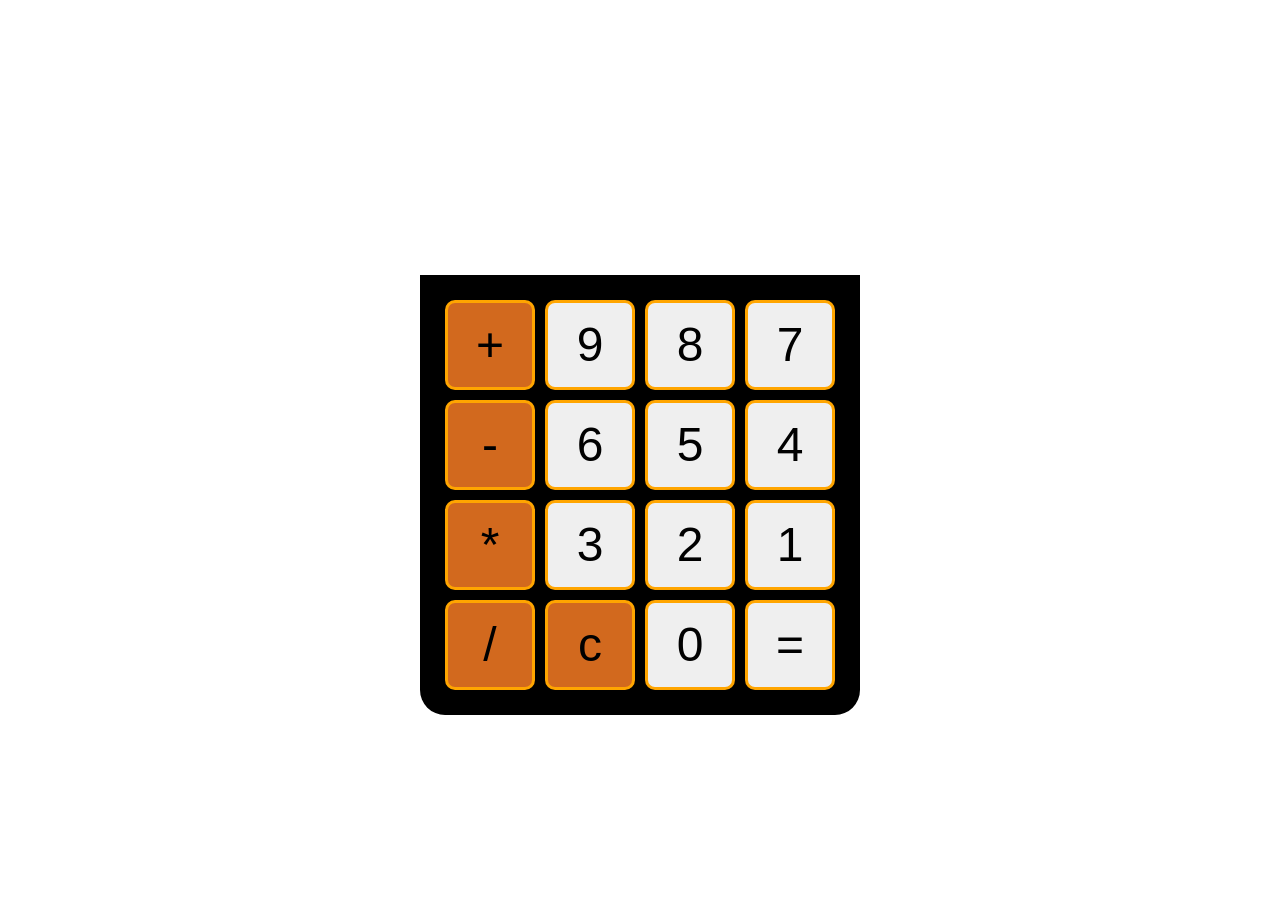
<file: calculator/index.html>
<!DOCTYPE html>
<html lang="en">
<head>
    <meta charset="UTF-8">
    <meta name="viewport" content="width=device-width, initial-scale=1.0">
    <title>Calculator</title>
    <link rel="stylesheet" href="index.css">
    <script src="index.js"></script>
</head>
<body>
    <div class="calculator">
        <input type="text" id="display" readonly>

        <div class="key">
            <button onclick="appendToDisplay('+')" class="operator">+</button>
            <button onclick="appendToDisplay('9')">9</button>
            <button onclick="appendToDisplay('8')">8</button>
            <button onclick="appendToDisplay('7')">7</button>
            <button onclick="appendToDisplay('-')" class="operator">-</button>
            <button onclick="appendToDisplay('6')">6</button>
            <button onclick="appendToDisplay('5')">5</button>
            <button onclick="appendToDisplay('4')">4</button>
            <button onclick="appendToDisplay('*')" class="operator">*</button>
            <button onclick="appendToDisplay('3')">3</button>
            <button onclick="appendToDisplay('2')">2</button>
            <button onclick="appendToDisplay('1')">1</button>
            <button onclick="appendToDisplay('/')" class="operator">/</button>
            <button onclick="clearDisplay()" class="operator">c</button>
            <button onclick="appendToDisplay('0')">0</button>
            <button onclick="Calculate()">=</button>
        </div>
    </div>
</body>
</html>
</file>
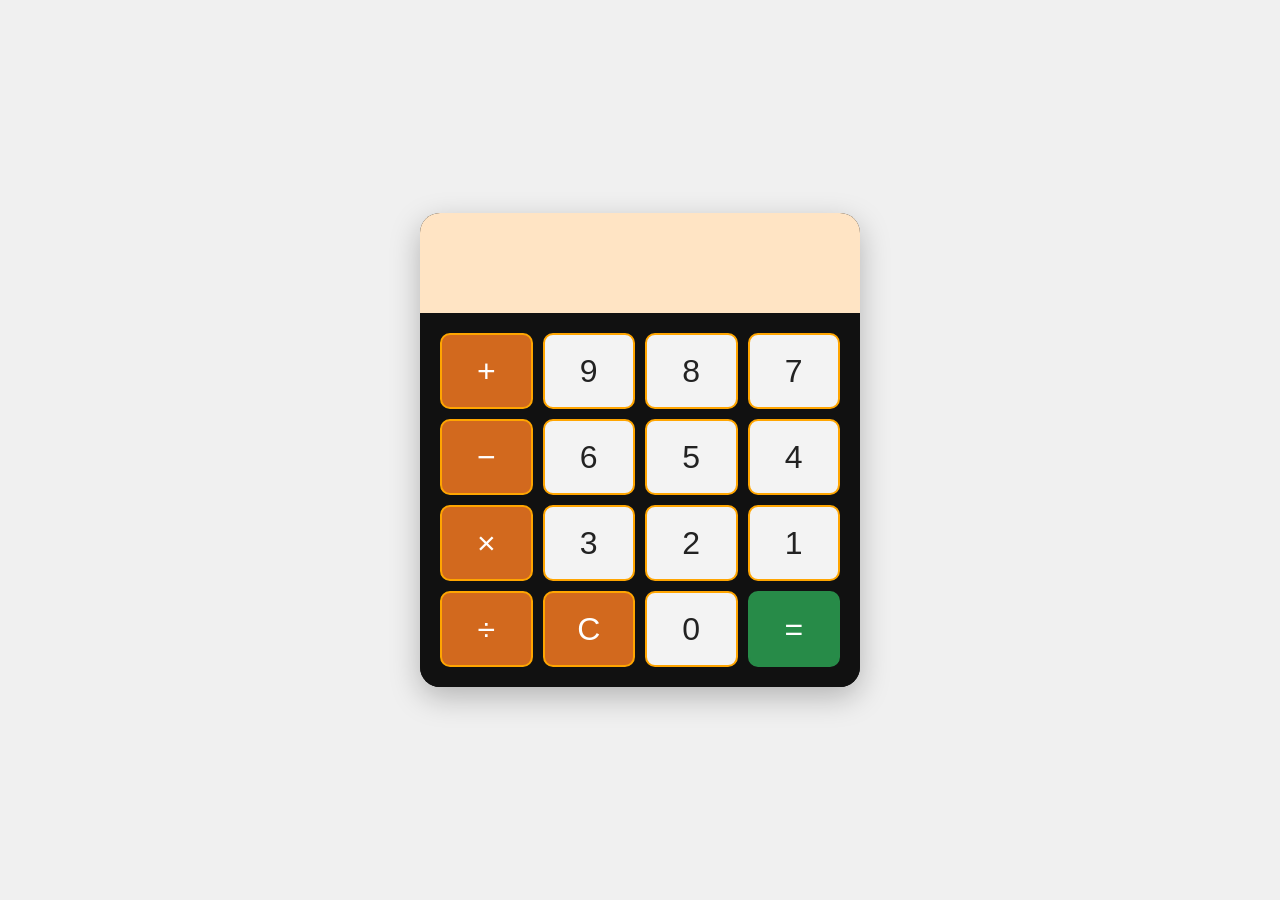
<file: Calculator_/index.html>
<!DOCTYPE html>
<html lang="en">
<head>
    <meta charset="UTF-8">
    <meta name="viewport" content="width=device-width, initial-scale=1.0">
    <title>Calculator</title>
    <link rel="stylesheet" href="index.css">
    <script src="index.js" defer></script>
</head>
<body>
    <main class="calculator">
        <input type="text" id="display" class="display" aria-label="Calculator display" readonly>

        <div class="key">
            <button type="button" onclick="appendToDisplay('+')" class="operator">+</button>
            <button type="button" onclick="appendToDisplay('9')">9</button>
            <button type="button" onclick="appendToDisplay('8')">8</button>
            <button type="button" onclick="appendToDisplay('7')">7</button>

            <button type="button" onclick="appendToDisplay('-')" class="operator">−</button>
            <button type="button" onclick="appendToDisplay('6')">6</button>
            <button type="button" onclick="appendToDisplay('5')">5</button>
            <button type="button" onclick="appendToDisplay('4')">4</button>

            <button type="button" onclick="appendToDisplay('*')" class="operator">×</button>
            <button type="button" onclick="appendToDisplay('3')">3</button>
            <button type="button" onclick="appendToDisplay('2')">2</button>
            <button type="button" onclick="appendToDisplay('1')">1</button>

            <button type="button" onclick="appendToDisplay('/')" class="operator">÷</button>
            <button type="button" onclick="clearDisplay()" class="operator">C</button>
            <button type="button" onclick="appendToDisplay('0')">0</button>
            <button type="button" onclick="calculate()" class="equals">=</button>
        </div>
    </main>
</body>
</html>
</file>
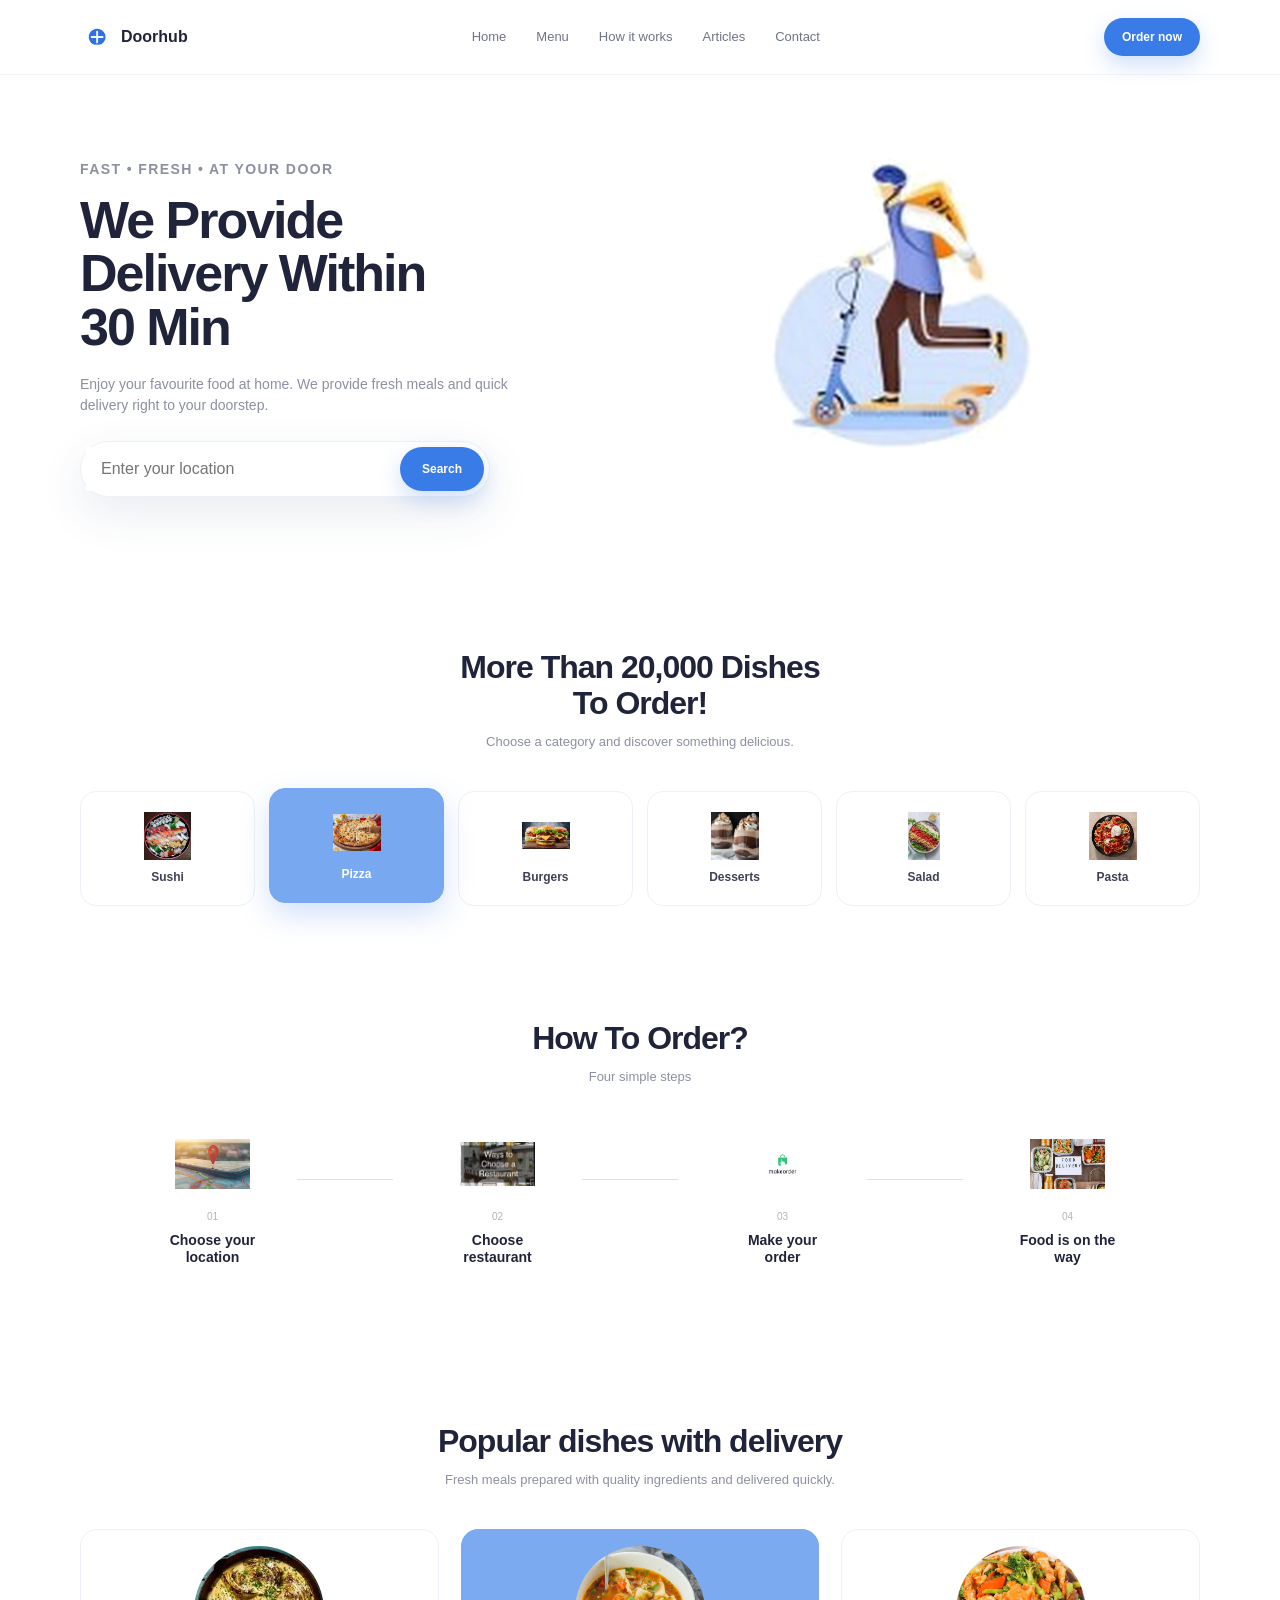
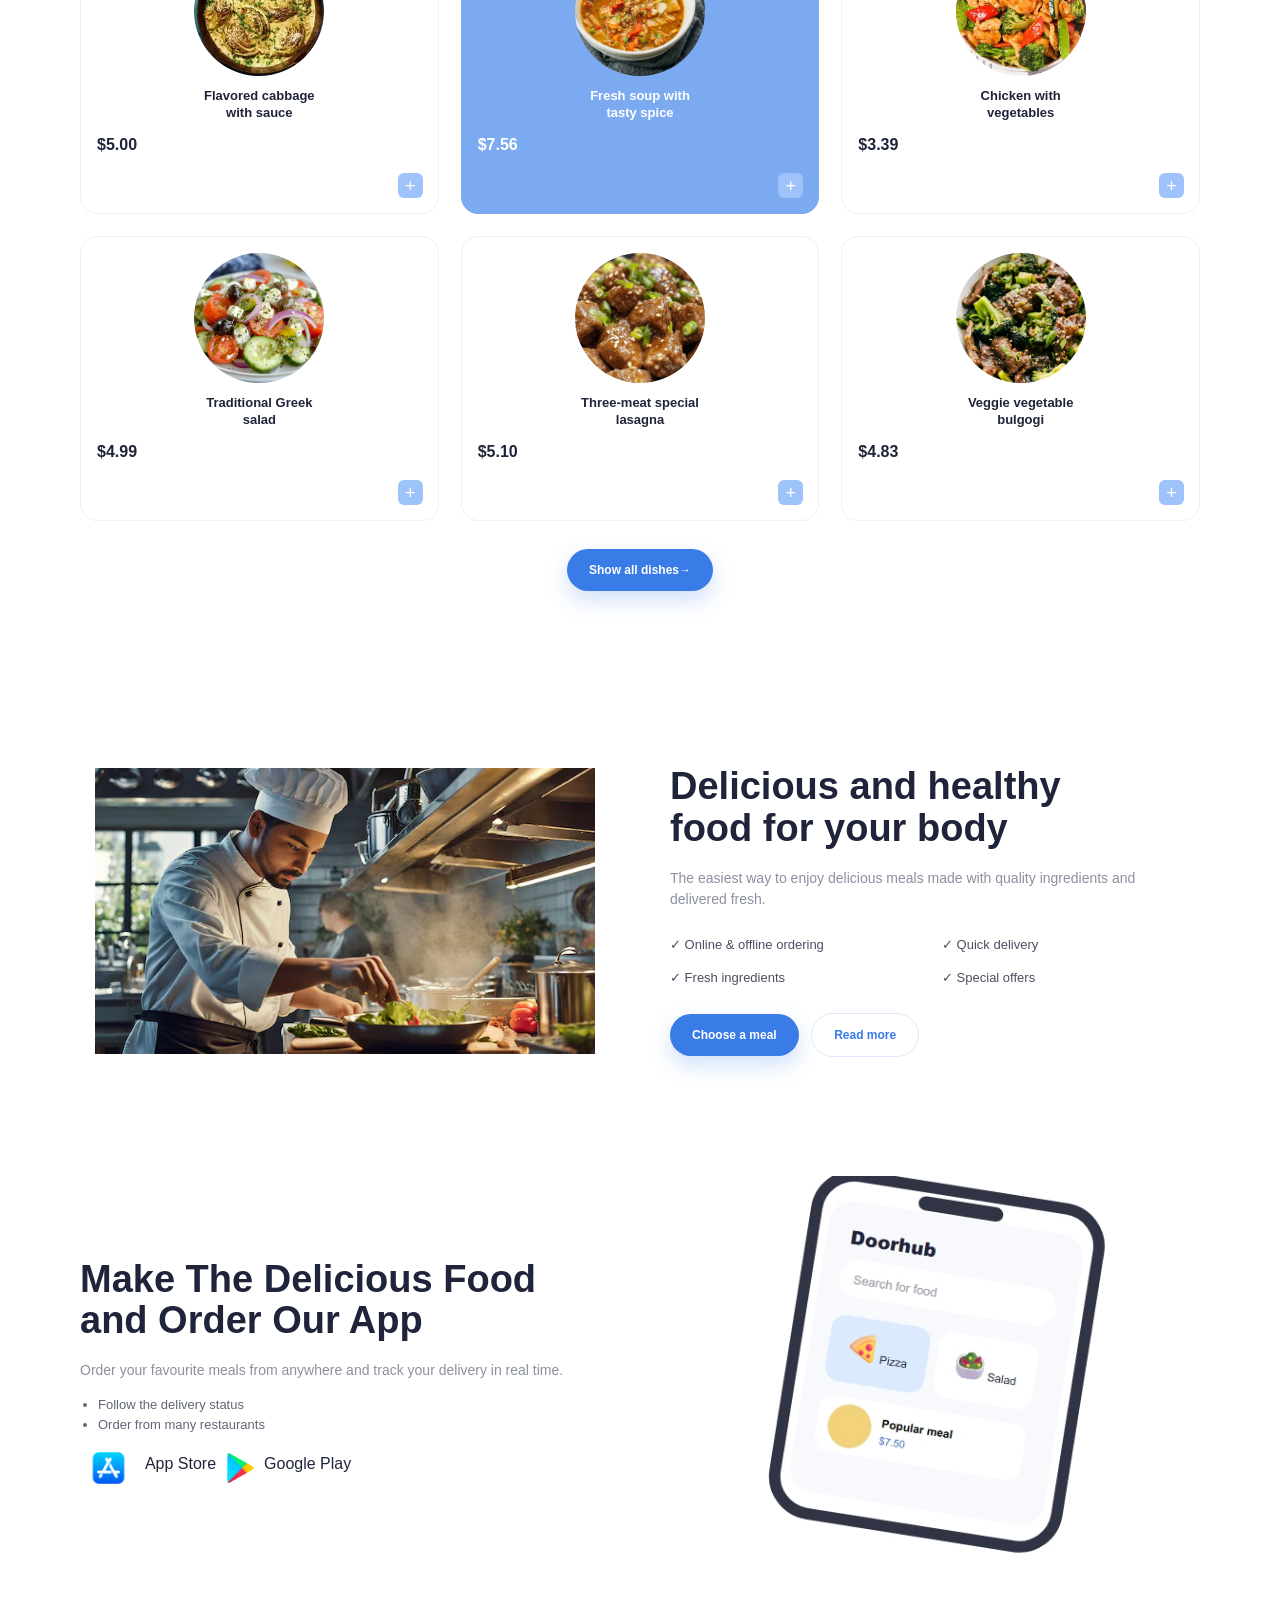
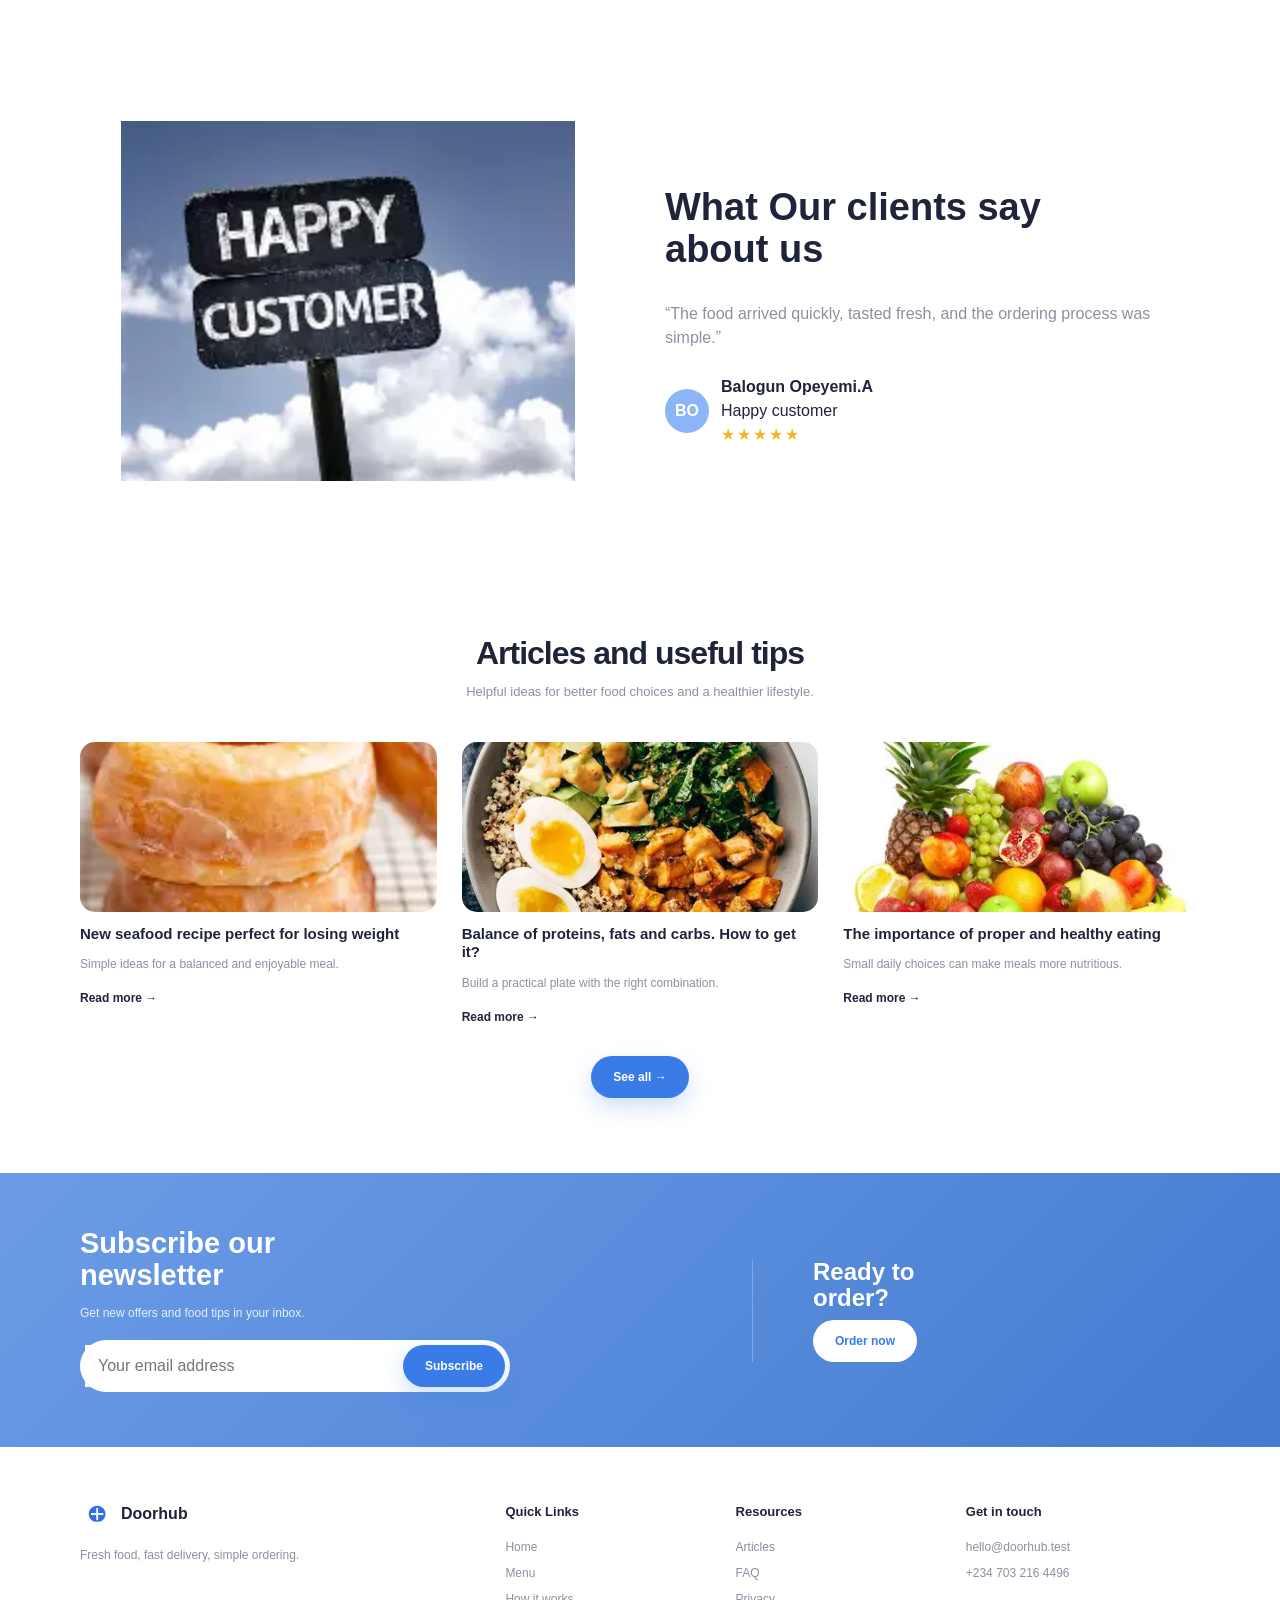
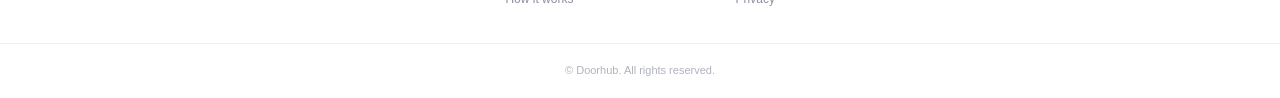
<file: proj/index.html>
<!DOCTYPE html>
<html lang="en">
<head>
  <meta charset="UTF-8">
  <meta name="viewport" content="width=device-width, initial-scale=1.0">
  <meta name="description" content="Doorhub food delivery landing page recreated from a reference design.">
  <title>12Doorhub — Food Delivery</title>
  <link rel="stylesheet" href="style.css">
  <script src="script.js" crossorigin="anonymous"></script>
</head>
<body>
  <header class="header">
    <div class="container nav">
      <a class="brand" href="#home" aria-label="Doorhub home">
        <img src="/image/logo.jpeg" alt="Doorhub logo">
        <span>Doorhub</span>
      </a>

      <button class="menu-toggle" id="menuToggle" aria-label="Open menu">☰</button>

      <nav class="nav-links" id="navLinks">
        <a href="#home">Home</a>
        <a href="#categories">Menu</a>
        <a href="#how">How it works</a>
        <a href="#articles">Articles</a>
        <a href="#contact">Contact</a>
      </nav>

      <a class="btn btn-small" href="#dishes">Order now</a>
    </div>
  </header>

  <main>
    <section class="hero container" id="home">
      <div class="hero-copy">
        <p class="eyebrow">FAST • FRESH • AT YOUR DOOR</p>
        <h1>We Provide<br>Delivery Within<br>30 Min</h1>
        <p>Enjoy your favourite food at home. We provide fresh meals and quick delivery right to your doorstep.</p>
        <form class="search-box" id="searchForm">
          <input id="locationInput" type="text" placeholder="Enter your location" aria-label="Location">
          <button class="btn" type="submit">Search</button>
        </form>
        <small id="searchMessage" class="form-message"></small>
      </div>
      <div class="hero-art">
        <img src="/image/delivery-rider-front-transparent.png" alt="Food delivery rider on a scooter">
      </div>
    </section>

    <section class="section" id="categories">
      <div class="container">
        <div class="section-heading">
          <h2>More Than 20,000 Dishes<br>To Order!</h2>
          <p>Choose a category and discover something delicious.</p>
        </div>

        <div class="categories">
          <button class="category" data-category="sushi"><img src="/image/Sushi.webp" alt="">Sushi</button>
          <button class="category active" data-category="pizza"><img src="/image/Pizza.webp" alt="">Pizza</button>
          <button class="category" data-category="burgers"><img src="/image/Burgers.webp" alt="">Burgers</button>
          <button class="category" data-category="desserts"><img src="/image/Desserts.webp" alt="">Desserts</button>
          <button class="category" data-category="salad"><img src="/image/Salad11.webp" alt="">Salad</button>
          <button class="category" data-category="pasta"><img src="/image/Pasta.webp" alt="">Pasta</button>
        </div>
      </div>
    </section>

    <section class="section how" id="how">
      <div class="container">
        <div class="section-heading">
          <h2>How To Order?</h2>
          <p>Four simple steps</p>
        </div>
        <div class="steps">
          <div class="step"><img src="/image/Choose your.webp" alt=""><span>01</span><h3>Choose your<br>location</h3></div>
          <div class="step"><img src="/image/Choose11.webp" alt=""><span>02</span><h3>Choose<br>restaurant</h3></div>
          <div class="step"><img src="/image/Make your.webp" alt=""><span>03</span><h3>Make your<br>order</h3></div>
          <div class="step"><img src="/image/Food is on the.webp" alt=""><span>04</span><h3>Food is on the<br>way</h3></div>
        </div>
      </div>
    </section>

    <section class="section dishes" id="dishes">
      <div class="container">
        <div class="section-heading">
          <h2>Popular dishes with delivery</h2>
          <p>Fresh meals prepared with quality ingredients and delivered quickly.</p>
        </div>

        <div class="dish-grid" id="dishGrid">
          <article class="dish-card" data-category="sushi">
            <img src="/image/Flavor cabbage with sauce.webp" alt="Flavored cabbage with sauce">
            <h3>Flavored cabbage<br>with sauce</h3><p class="price">$5.00</p>
            <button class="add" data-item="Flavored cabbage with sauce">+</button>
          </article>
          <article class="dish-card featured" data-category="pizza">
            <img src="/image/Fresh soup with.jpg" alt="Fresh salad bowl">
            <h3>Fresh soup with<br>tasty spice</h3><p class="price">$7.56</p>
            <button class="add" data-item="Fresh soup with tasty spice">+</button>
          </article>
          <article class="dish-card" data-category="burgers">
            <img src="/image/Chicken with.webp" alt="Chicken with vegetables">
            <h3>Chicken with<br>vegetables</h3><p class="price">$3.39</p>
            <button class="add" data-item="Chicken with vegetables">+</button>
          </article>
          <article class="dish-card" data-category="salad">
            <img src="/image/Traditional Greek.jpg" alt="Traditional Greek salad">
            <h3>Traditional Greek<br>salad</h3><p class="price">$4.99</p>
            <button class="add" data-item="Traditional Greek salad">+</button>
          </article>
          <article class="dish-card" data-category="pasta">
            <img src="/image/Sweet-meat special.webp" alt="Three-meat special lasagna">
            <h3>Three-meat special<br>lasagna</h3><p class="price">$5.10</p>
            <button class="add" data-item="Three-meat special lasagna">+</button>
          </article>
          <article class="dish-card" data-category="desserts">
            <img src="/image/Veggie vegetable1.jpg" alt="Veggie vegetable bulgogi">
            <h3>Veggie vegetable<br>bulgogi</h3><p class="price">$4.83</p>
            <button class="add" data-item="Veggie vegetable bulgogi">+</button>
          </article>
        </div>
        <p class="center"><button class="btn" id="showAll">Show all dishes <span>→</span></button></p>
      </div>
    </section>

    <section class="split-section container">
      <div class="split-art"><img src="/image/Chef preparing food.avif" alt="Chef preparing food"></div>
      <div class="split-copy">
        <h2>Delicious and healthy<br>food for your body</h2>
        <p>The easiest way to enjoy delicious meals made with quality ingredients and delivered fresh.</p>
        <div class="checks">
          <span>✓ Online & offline ordering</span><span>✓ Quick delivery</span>
          <span>✓ Fresh ingredients</span><span>✓ Special offers</span>
        </div>
        <a class="btn" href="#dishes">Choose a meal</a>
        <a class="btn btn-outline" href="#articles">Read more</a>
      </div>
    </section>

    <section class="split-section app-section container">
      <div class="split-copy">
        <h2>Make The Delicious Food<br>and Order Our App</h2>
        <p>Order your favourite meals from anywhere and track your delivery in real time.</p>
        <ul>
          <li>Follow the delivery status</li>
          <li>Order from many restaurants</li>
        </ul>
        <div class="stores">
          <img src="/image/App Store.png" alt="App Store">App Store
          <img src="/image/Google Play.png" alt="Google Play">Google Play
        </div>
      </div>
      <div class="phone-art"><img src="/image/phone.jpeg" alt="Doorhub mobile app"></div>
    </section>

    <section class="testimonial container">
      <div class="testimonial-art"><img src="/image/Happy Doorhub customer.webp" alt="Happy Doorhub customer"></div>
      <div class="testimonial-copy">
        <h2>What Our clients say<br>about us</h2>
        <p>“The food arrived quickly, tasted fresh, and the ordering process was simple.”</p>
        <div class="person">
          <div class="avatar">BO</div>
          <div><strong>Balogun Opeyemi.A</strong><br><span>Happy customer</span><br><span class="stars">★★★★★</span></div>
        </div>
      </div>
    </section>

    <section class="section articles" id="articles">
      <div class="container">
        <div class="section-heading">
          <h2>Articles and useful tips</h2>
          <p>Helpful ideas for better food choices and a healthier lifestyle.</p>
        </div>
        <div class="article-grid">
          <article><img src="/image/Donuts.webp" alt="Donuts"><h3>New seafood recipe perfect for losing weight</h3><p>Simple ideas for a balanced and enjoyable meal.</p><a href="#">Read more →</a></article>
          <article><img src="/image/Healthy bowl.webp" alt="Burger"><h3>Balance of proteins, fats and carbs. How to get it?</h3><p>Build a practical plate with the right combination.</p><a href="#">Read more →</a></article>
          <article><img src="/image/Fresh fruits.webp" alt="Fresh fruit"><h3>The importance of proper and healthy eating</h3><p>Small daily choices can make meals more nutritious.</p><a href="#">Read more →</a></article>
        </div>
        <p class="center"><a class="btn" href="#">See all →</a></p>
      </div>
    </section>

    <section class="newsletter">
      <div class="container newsletter-inner">
        <div><h2>Subscribe our<br>newsletter</h2><p>Get new offers and food tips in your inbox.</p>
          <form id="newsletterForm" class="newsletter-form"><input id="email" type="email" placeholder="Your email address" required><button class="btn" type="submit">Subscribe</button></form>
          <small id="newsletterMessage"></small>
        </div>
        <div class="ready"><h2>Ready to<br>order?</h2><a class="btn btn-light" href="#dishes">Order now</a></div>
      </div>
    </section>
  </main>

  <footer id="contact" class="footer">
    <div class="container footer-grid">
      <div><div class="brand"><img src="/image/logo.jpeg" alt=""> <span>Doorhub</span></div><p>Fresh food, fast delivery, simple ordering.</p></div>
      <div><h4>Quick Links</h4><a href="#home">Home</a><a href="#dishes">Menu</a><a href="#how">How it works</a></div>
      <div><h4>Resources</h4><a href="#articles">Articles</a><a href="#">FAQ</a><a href="#">Privacy</a></div>
      <div><h4>Get in touch</h4><a href="mailto:hello@doorhub.test">hello@doorhub.test</a><a href="tel:+2347032164496">+234 703 216 4496</a></div>
    </div>
    <div class="copyright">© <span id="year"></span> Doorhub. All rights reserved.</div>
  </footer>

  <!-- <div class="toast" id="toast" role="status"></div>
  <script src="js/script.js"></script> -->
</body>
</html>
</file>
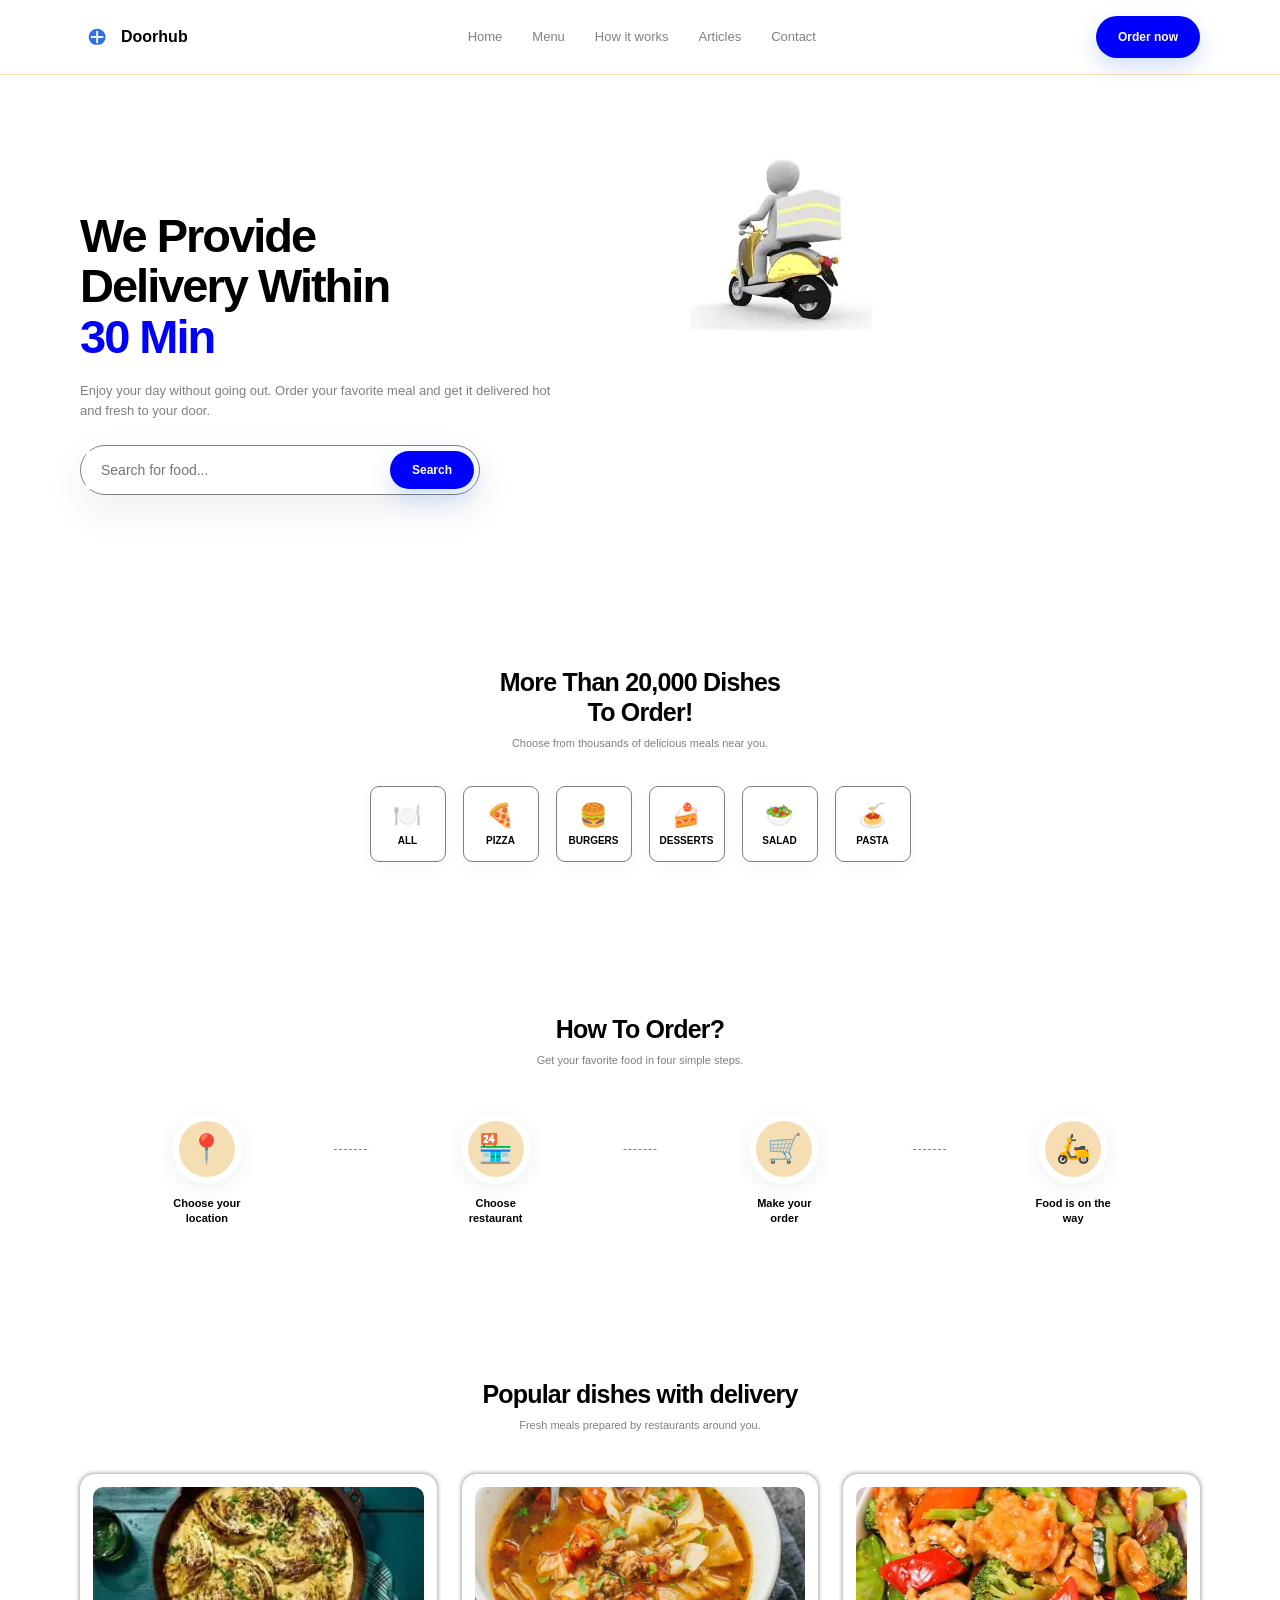
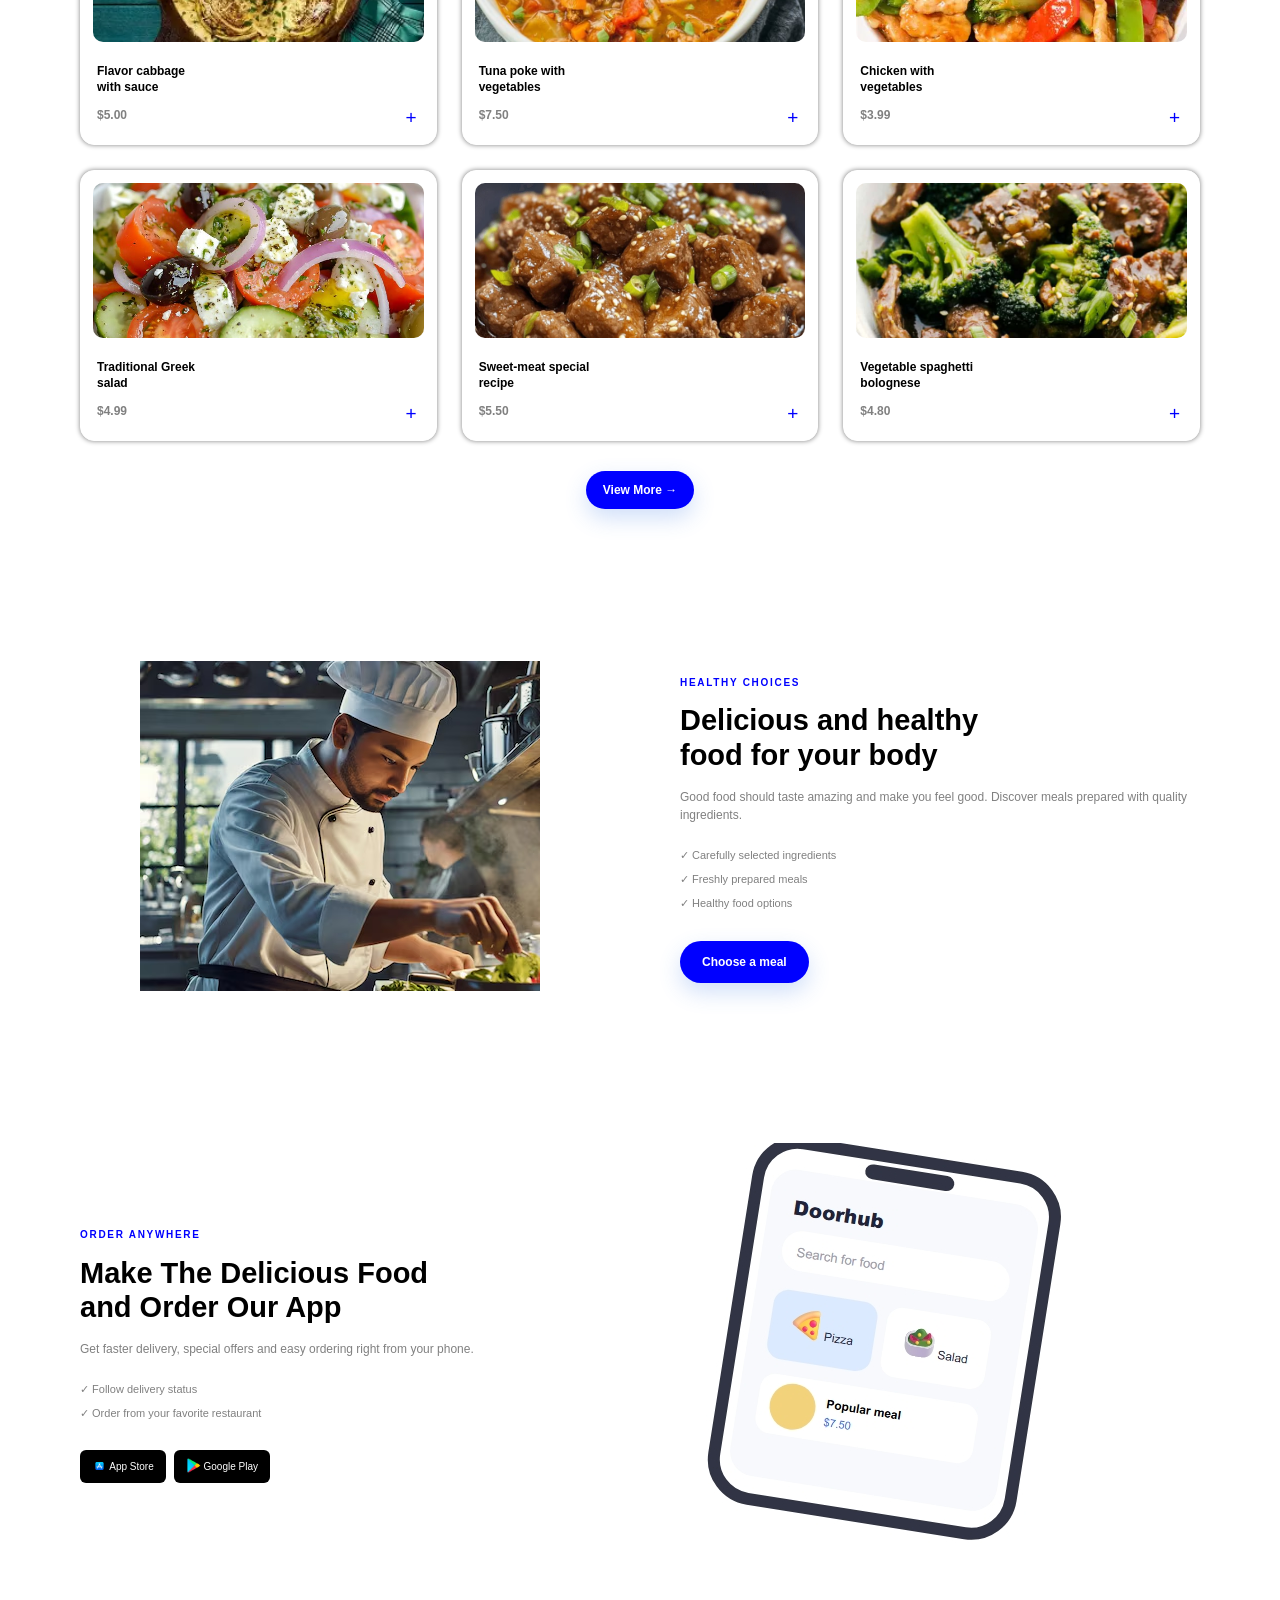
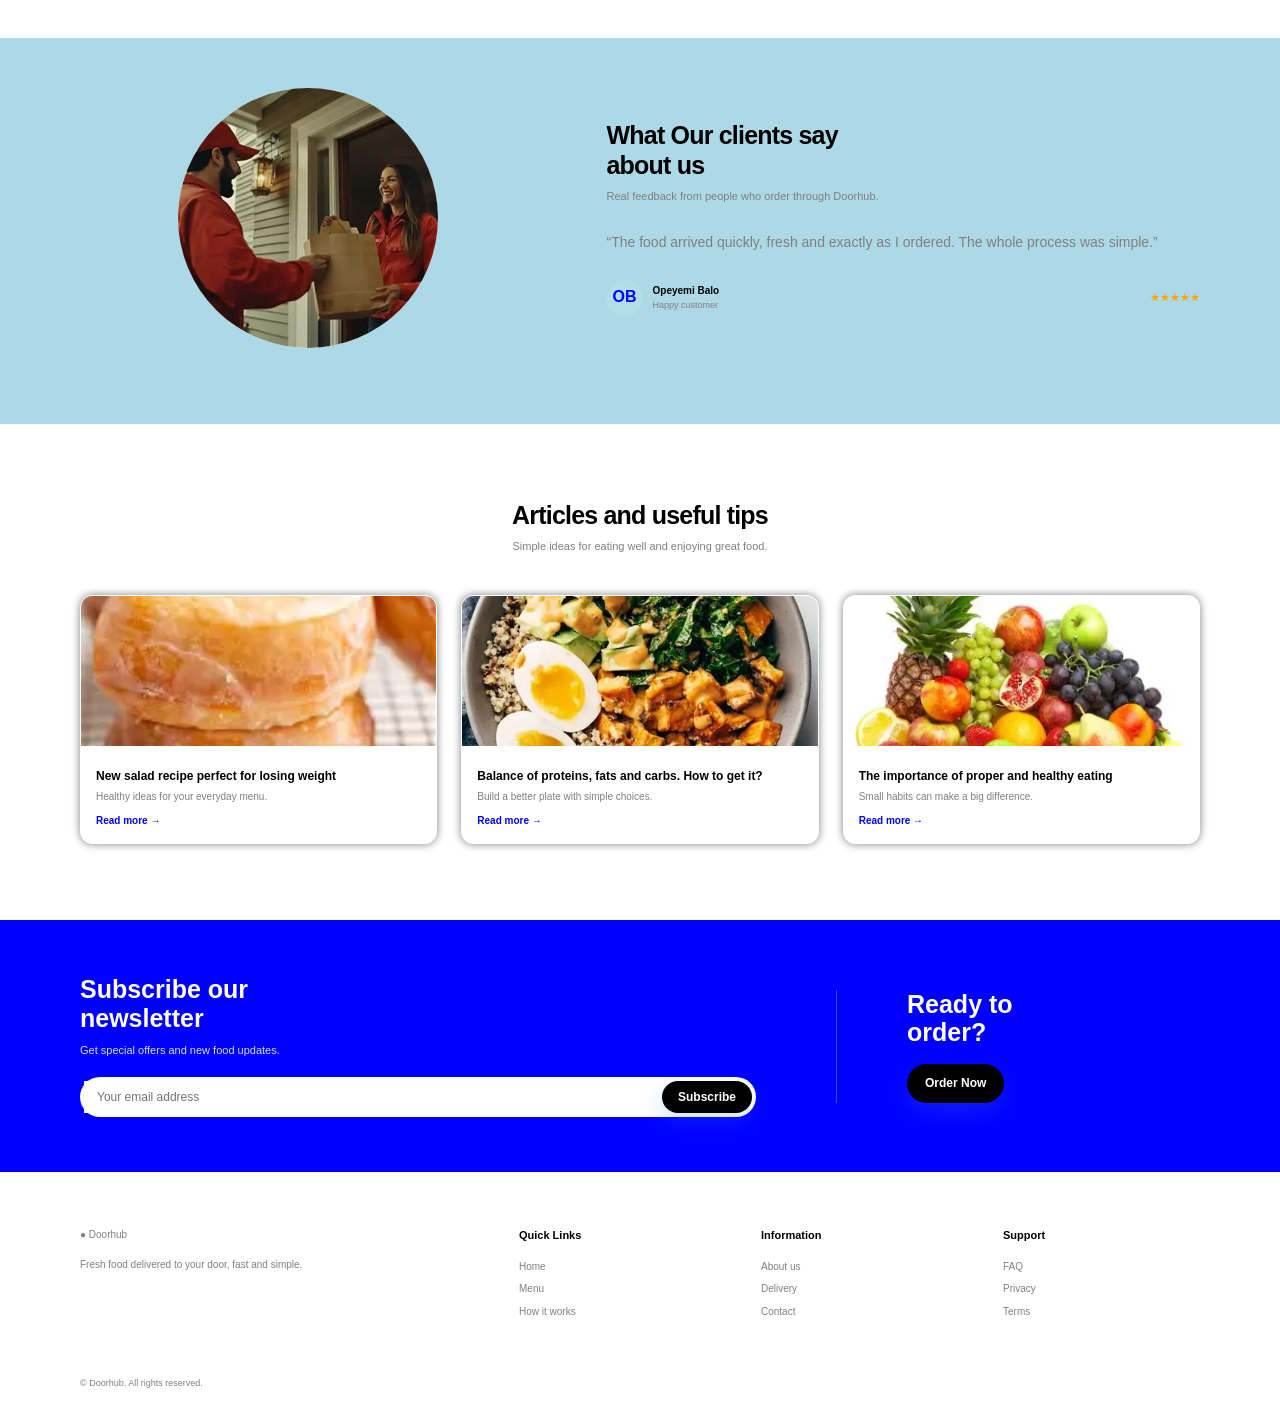
<file: project1/index.html>
<!DOCTYPE html>
<html lang="en">
<head>
  <meta charset="UTF-8">
  <meta name="viewport" content="width=device-width, initial-scale=1.0">
  <meta name="description" content="Doorhub food delivery landing page">
  <title>OPELOPE Doorhub — Food Delivery</title>
  <link rel="stylesheet" href="index.css">
  <link rel="icon" type="image/png" sizes="46x56" href="/image/logo.jpeg">
  <!-- <script src="script.js"></script> -->
</head>
<body>

  <header class="header">
    <div class="container nav">
      <a class="brand" href="#home">
        <img src="/image/logo.jpeg" alt="Doorhub logo">
        <span>Doorhub</span>
      </a>

      <nav class="nav-links">
        <a href="home">Home</a>
        <a href="#categories">Menu</a>
        <a href="#how">How it works</a>
        <a href="#articles">Articles</a>
        <a href="#contact">Contact</a>
      </nav>

      <a class="btn btn-small order" href="#dishes">Order now</a>
    </div>
  </header>

  <main>
    <!-- HERO -->
    <section class="hero section">
      <div class="container hero-grid">
        <div class="hero-copy">

          <h1>We Provide<br>Delivery Within<br><span>30 Min</span></h1>
          <p>Enjoy your day without going out. Order your favorite meal and get it delivered hot and fresh to your door.</p>

          <div class="search-box">
            <input type="text" placeholder="Search for food...">
            <button class="btn btn-small">Search</button>
          </div>
          <!-- <small class="search-message" id="searchMessage">your food is here</small> -->
        </div>

        <div class="hero-art"><img src="/image/OIP.webp" alt="Food delivery rider"></div>
      </div>
    </section>

    <!-- CATEGORIES -->
    <section class="section categories-section">
      <div class="container">
        <div class="section-heading center">
          <h2>More Than 20,000 Dishes<br>To Order!</h2>
          <p>Choose from thousands of delicious meals near you.</p>
        </div>

        <div class="categories">
          <button class="category" data-category="all"><span>🍽️</span><b>ALL</b></button>
          <button class="category" data-category="pizza"><span>🍕</span><b>PIZZA</b></button>
          <button class="category" data-category="burgers"><span>🍔</span><b>BURGERS</b></button>
          <button class="category" data-category="desserts"><span>🍰</span><b>DESSERTS</b></button>
          <button class="category" data-category="salad"><span>🥗</span><b>SALAD</b></button>
          <button class="category" data-category="pasta"><span>🍝</span><b>PASTA</b></button>
        </div>
      </div>
    </section>

    <!-- HOW IT WORKS -->
    <section class="section">
      <div class="container">
        <div class="section-heading center">
          <h2>How To Order?</h2>
          <p>Get your favorite food in four simple steps.</p>
        </div>

        <div class="steps">
          <div class="step"><div class="step-icon">📍</div><h3>Choose your<br>location</h3></div>
          <div class="step"><div class="step-icon">🏪</div><h3>Choose<br>restaurant</h3></div>
          <div class="step"><div class="step-icon">🛒</div><h3>Make your<br>order</h3></div>
          <div class="step"><div class="step-icon">🛵</div><h3>Food is on the<br>way</h3></div>
        </div>
      </div>
    </section>

    <!-- DISHES -->
    <section class="section dishes-section">
      <div class="container">
        <div class="section-heading center">
          <h2>Popular dishes with delivery</h2>
          <p>Fresh meals prepared by restaurants around you.</p>
        </div>

        <div class="dishes-grid">
          <article class="dish-card" data-category="salad" data-name="flavor cabbage with sauce">
            <img src="/image/Flavor cabbage with sauce.webp" alt="Flavor cabbage with sauce">
            <div class="dish-info"><h3>Flavor cabbage<br>with sauce</h3><strong>$5.00</strong></div>
            <button class="add-btn" aria-label="Add dish">+</button>
          </article>

          <article class="dish-card" data-category="salad" data-name="tuna poke salad">
            <img src="/image/Fresh soup with.jpg" alt="Tuna poke salad">
            <div class="dish-info"><h3>Tuna poke with<br>vegetables</h3><strong>$7.50</strong></div>
            <button class="add-btn" aria-label="Add dish">+</button>
          </article>

          <article class="dish-card" data-category="pasta" data-name="chicken with vegetables">
            <img src="/image/Chicken with.webp" alt="Chicken with vegetables">
            <div class="dish-info"><h3>Chicken with<br>vegetables</h3><strong>$3.99</strong></div>
            <button class="add-btn" aria-label="Add dish">+</button>
          </article>

          <article class="dish-card" data-category="salad" data-name="traditional greek salad">
            <img src="/image/Traditional Greek.jpg" alt="Traditional Greek salad">
            <div class="dish-info"><h3>Traditional Greek<br>salad</h3><strong>$4.99</strong></div>
            <button class="add-btn" aria-label="Add dish">+</button>
          </article>

          <article class="dish-card" data-category="salad" data-name="sweet meat special">
            <img src="/image/Sweet-meat special.webp" alt="Sweet meat special">
            <div class="dish-info"><h3>Sweet-meat special<br>recipe</h3><strong>$5.50</strong></div>
            <button class="add-btn" aria-label="Add dish">+</button>
          </article>

          <article class="dish-card" data-category="pasta" data-name="vegetable spaghetti bolognese">
            <img src="/image/Veggie vegetable1.jpg" alt="Vegetable spaghetti bolognese">
            <div class="dish-info"><h3>Vegetable spaghetti<br>bolognese</h3><strong>$4.80</strong></div>
            <button class="add-btn" aria-label="Add dish">+</button>
          </article>
        </div>

        <div class="center"><button class="btn btn-primary view-more">View More →</button></div>
      </div>
    </section>

    <!-- HEALTH -->
    <section class="section split-section health">
      <div class="container split-grid">
        <div class="chef-art"><img src="/image/Chef preparing food.avif" alt="Chef preparing food"></div>
        <div class="split-copy">
          <span class="eyebrow">HEALTHY CHOICES</span>
          <h2>Delicious and healthy<br>food for your body</h2>
          <p>Good food should taste amazing and make you feel good. Discover meals prepared with quality ingredients.</p>
          <ul>
            <li>✓ Carefully selected ingredients</li>
            <li>✓ Freshly prepared meals</li>
            <li>✓ Healthy food options</li>
          </ul>
          <a href="#dishes" class="btn btn-primary">Choose a meal</a>
        </div>
      </div>
    </section>

    <!-- APP -->
    <section class="section app-section">
      <div class="container split-grid app-grid">
        <div class="split-copy">
          <span class="eyebrow">ORDER ANYWHERE</span>
          <h2>Make The Delicious Food<br>and Order Our App</h2>
          <p>Get faster delivery, special offers and easy ordering right from your phone.</p>
          <ul class="check-list">
            <li>✓ Follow delivery status</li>
            <li>✓ Order from your favorite restaurant</li>
          </ul>
          <div class="store-buttons">
            <button><span><img src="/image/App Store.png" alt=""></span> App Store</button>
            <button> <sub><img src="/image/Google Play.png" alt=""></sub> Google Play</button>
          </div>
          <!-- <div class="store-buttons">
            <button> App Store</button>
            <button>▶ Google Play</button>
          </div> -->
        </div>
        <div class="phone-wrap"><img src="/image/phone.jpeg" alt="Doorhub mobile app"></div>
      </div>
    </section>

    <!-- TESTIMONIAL -->
    <section class="section testimonial-section">
      <div class="container testimonial-grid">
        <div class="customer-art"><img src="/image/doorhub.webp" alt="Doorhub customer"></div>
        <div class="testimonial-copy">
          <div class="section-heading">
            <h2>What Our clients say<br>about us</h2>
            <p>Real feedback from people who order through Doorhub.</p>
          </div>
          <div class="quote">“The food arrived quickly, fresh and exactly as I ordered. The whole process was simple.”</div>
          <div class="reviewer"><div class="avatar">OB</div><div><b>Opeyemi Balo</b><small>Happy customer</small></div><div class="stars">★★★★★</div></div>
        </div>
      </div>
    </section>

    <!-- ARTICLES -->
    <section class="section" id="articles">
      <div class="container">
        <div class="section-heading center">
          <h2>Articles and useful tips</h2>
          <p>Simple ideas for eating well and enjoying great food.</p>
        </div>
        <div class="articles">
          <article><img src="/image/Donuts.webp" alt="Donuts"><h3>New salad recipe perfect for losing weight</h3><p>Healthy ideas for your everyday menu.</p><a href="#">Read more →</a></article>
          <article><img src="/image/Healthy bowl.webp" alt="Healthy bowl"><h3>Balance of proteins, fats and carbs. How to get it?</h3><p>Build a better plate with simple choices.</p><a href="#">Read more →</a></article>
          <article><img src="/image/Fresh fruits.webp" alt="Fresh fruits"><h3>The importance of proper and healthy eating</h3><p>Small habits can make a big difference.</p><a href="#">Read more →</a></article>
        </div>
      </div>
    </section>

    <!-- NEWSLETTER -->
    <section class="newsletter">
      <div class="container newsletter-grid">
        <div><h2>Subscribe our<br>newsletter</h2><p>Get special offers and new food updates.</p><form><input type="email" id="email" placeholder="Your email address" required><button class="btn btn-dark">Subscribe</button></form></div>
        <div class="ready"><h2>Ready to<br>order?</h2><a class="btn btn-white" href="#dishes">Order Now</a></div>
      </div>
    </section>
  </main>

  <footer class="footer">
    <div class="container footer-grid">
      <div><a class="logo footer-logo" href="#"><span class="logo-mark">●</span> Doorhub</a><p>Fresh food delivered to your door, fast and simple.</p></div>
      <div><h4>Quick Links</h4><a href="#home">Home</a><a href="#dishes">Menu</a><a href="#how">How it works</a></div>
      <div><h4>Information</h4><a href="#">About us</a><a href="#">Delivery</a><a href="#">Contact</a></div>
      <div><h4>Support</h4><a href="#">FAQ</a><a href="#">Privacy</a><a href="#">Terms</a></div>
    </div>
    <div class="container copyright">© <span id="year"></span> Doorhub. All rights reserved.</div>
  </footer>

  <div class="cart-toast">Added to your order ✓</div>
</body>
</html>
</file>
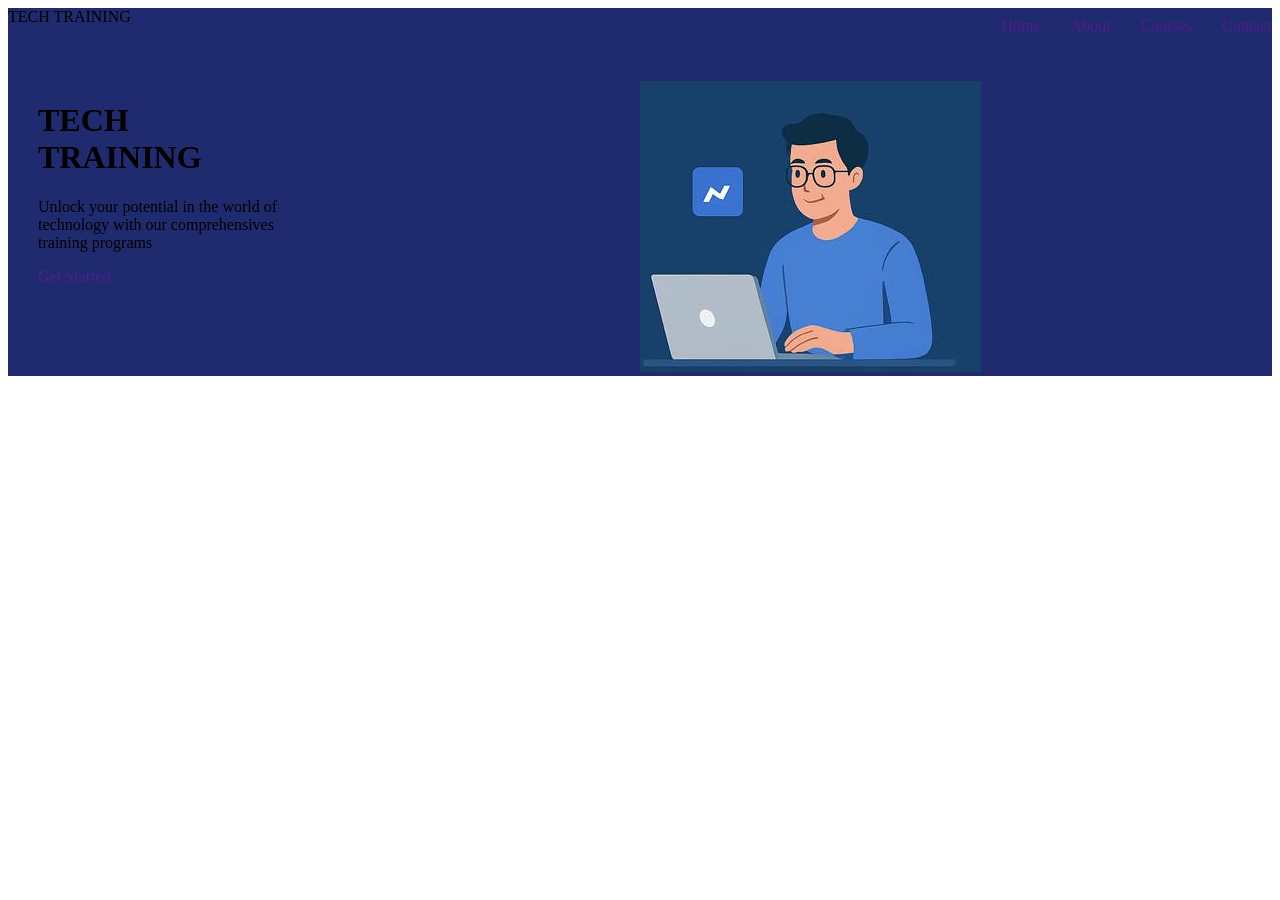
<file: web.html>
<!DOCTYPE html>
<html lang="en">
<head>
    <meta charset="UTF-8">
    <meta name="viewport" content="width=device-width, initial-scale=1.0">
    <title>Document</title>
    <link rel="stylesheet" href="web.css">
    <style>
        /* .div{

            background-image: repeating-conic-gradient(red 10%, yellow 20%,purple 30%);
            border-radius: 50%;
            height: 500px;
            width: 500px;
        } */
    </style>
</head>
<body>
    <header>
        <div class="head">
            TECH TRAINING
        </div>
        <nav>
            <ul>
                <li><a href="">Home</a></li>
                <li><a href="">About</a></li>
                <li><a href="">Courses</a></li>
                <li><a href="">Contact</a></li>
            </ul>
        </nav>
        <div class="opeyemi">
            <div class="heading">
                <h1>TECH <br> TRAINING</h1>
                <P>Unlock your potential in the world of <br> technology with our comprehensives <br>training programs</P>
                <a href="">Get Started</a>
            </div>
            <div class="he">
                <img src="/image/man comp.png" alt="">
            </div>
        </div>
        <div class="div">

        </div>
    </header>
</body>
</html>
</file>
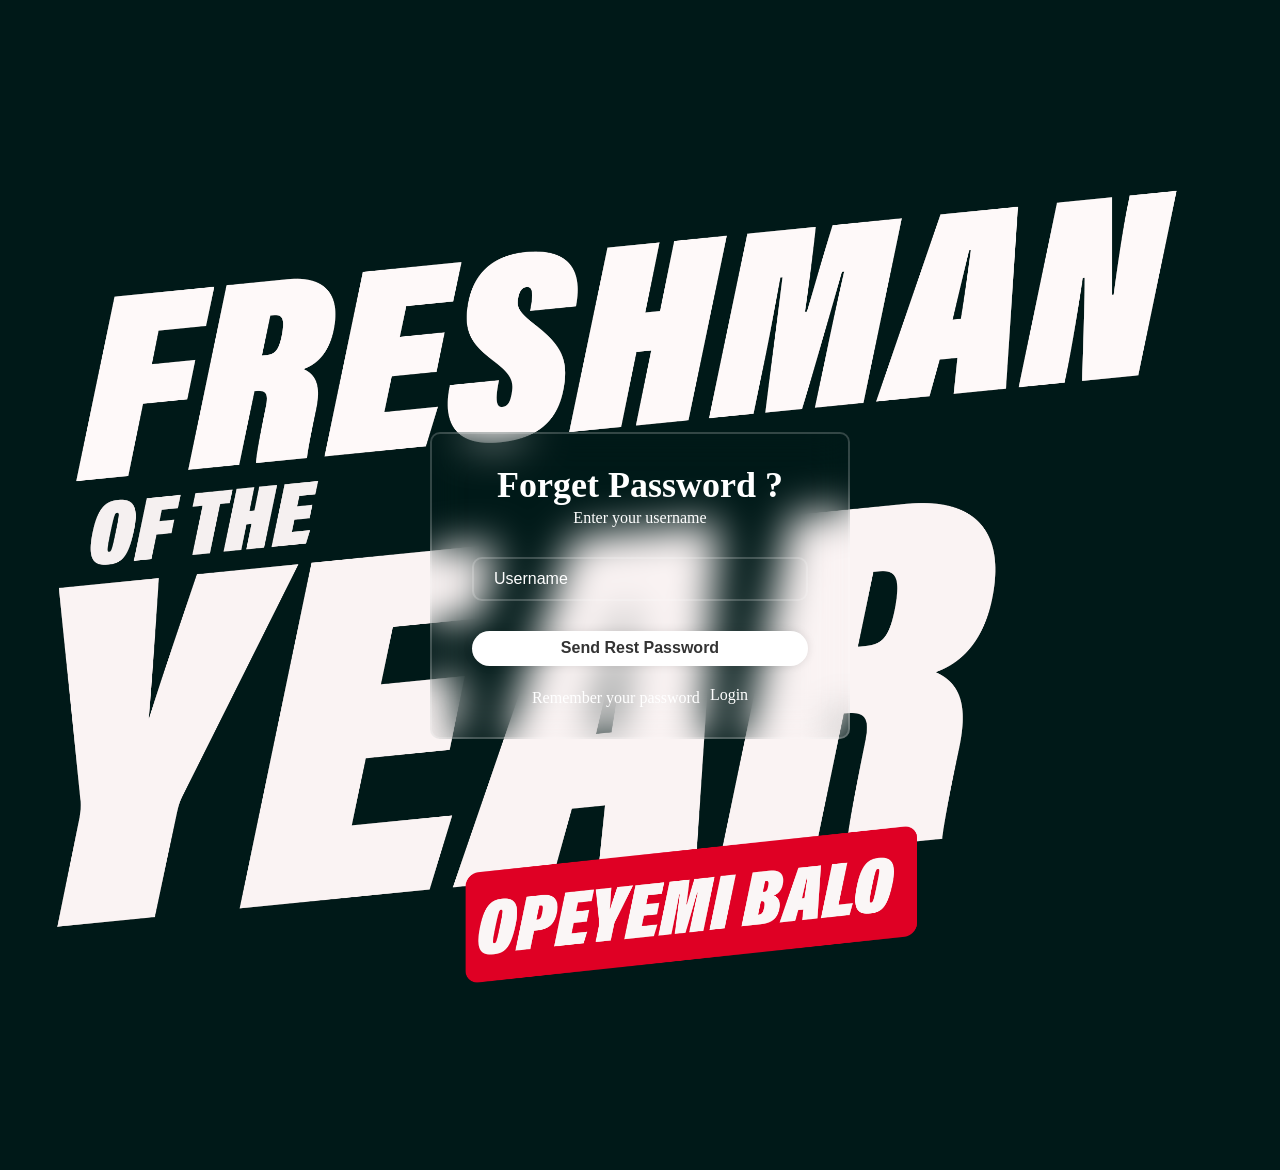
<file: try/for.html>
<!DOCTYPE html>
<html lang="en">
<head>
    <meta charset="UTF-8">
    <meta name="viewport" content="width=device-width, initial-scale=1.0">
    <title>Forget Password</title>
    <link rel="shortcut icon" href="/image/FRESHMAN OF THE YEARS.png" type="/image/x-icon">
    <style>
        *{
            margin: 0;
            padding: 0;
            box-sizing: border-box;
            font-family: "Poppins"sans-serif;
        }


            body{
            display: flex;
            justify-content: center;
            align-items:  center;
            min-height: 130vh;
            background: url(/image/FRESHMAN\ OF\ THE\ YEARS.png) no-repeat;
            background-size: cover;
            background-position: center
        }
        .gene{
            width: 420px;
            background:transparent;
            border: 2px solid rgb(255, 255, 255, .2);
            backdrop-filter: blur(20px);
            box-sizing: 0 0 10px rgba(0, 0, 0, .2);
            color: white;
            border-radius: 10px;
            padding: 30px 40px;
        }

        p{
            text-align: center;
            margin-top: 3px;
        }
        .gene h1{
            font-size: 36px;
            text-align: center;
        }

        .gene .input-box{
            position: relative;
            width: 100%;
            /* background: salmon; */
            margin: 30px 0;
        }

        .input-box input{
            width: 100%;
            height: 14px;
            background: transparent;
            border: none;
            outline: none;
            border: 2px solid rgb(255, 255, 255, .2);
            border-radius: 10px;
            font-size: 16px;
            color: #fff;
            padding: 20px 45px 20px 20px;
            /* margin-top: 20px; */
        }

        .input-box input::placeholder{
            color: #fff;
        }

        
        .btn{
            width: 100%;
            height: 35px;
            background: #fff;
            border: none;
            outline: none;
            border-radius: 40px;
            box-shadow: 0 0 10px rgb(0, 0, 0, .1);
            cursor: pointer;
            font-size: 16px;
            color: #333;
            font-weight: 600;
            transition: background 0.3s;
        }

        .btn:hover{
            background: #0056;
            color: #fff;
        }
        .rem{
            display: flex;
            gap: 10px;
            justify-content: center;
            margin-top: 20px;
        }
        a{
            text-decoration: none;
            color: #fff;
        }
        a:hover{
            text-decoration: underline;
        }

    </style>
</head>
<body>
    <div class="gene">
        <form action="">
            <h1>Forget Password ?</h1>
            <p>Enter your username</p>
            <div class="input-box">
                <input type="text" placeholder="Username" required>
            </div>

            <button type="submit" class="btn">Send Rest Password</button>

            <div class="rem">

                <p>Remember your password</p><a href="form.html">Login</a>
            </div>
            
        </form>
    </div>
</body>
</html>
</file>
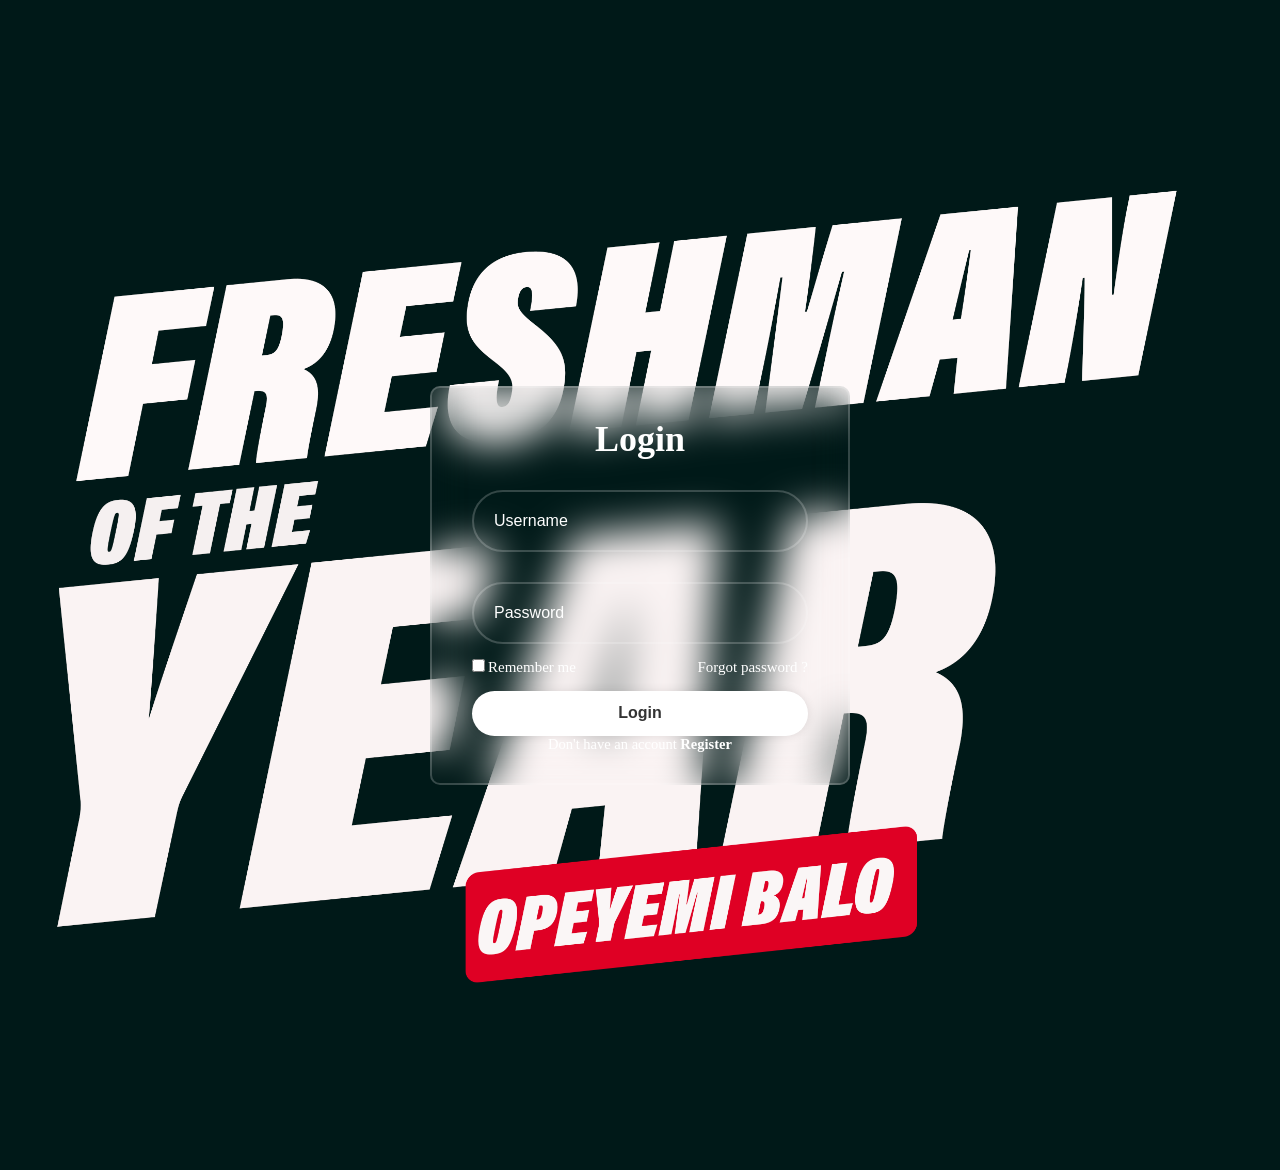
<file: try/form.html>
<!DOCTYPE html>
<html lang="en">
<head>
    <meta charset="UTF-8">
    <meta name="viewport" content="width=device-width, initial-scale=1.0">
    <title>Login form</title>
    <link rel="stylesheet" href="form.css">
    <link rel="shortcut icon" href="/image/FRESHMAN OF THE YEARS.png" type="image/x-icon">
</head>
<body>
    <div class="gene">
        <form action="">
            <h1>Login</h1>
            <div class="input-box">
                <input type="text" placeholder="Username" required>
            </div>

            <div class="input-box">
                <input type="password" placeholder="Password" required>
            </div>

            <div class="remember-forgot">
                <label for="hh"><input type="checkbox" id="hh">Remember me</label>
                <a href="for.html">Forgot password ?</a>
            </div>

            <button type="submit" class="btn">Login</button>

            <div class="register-link">
                <p>Don't have an account <a href="reg.html">Register</a></p>
            </div>
        </form>
    </div>
</body>
</html>
</file>
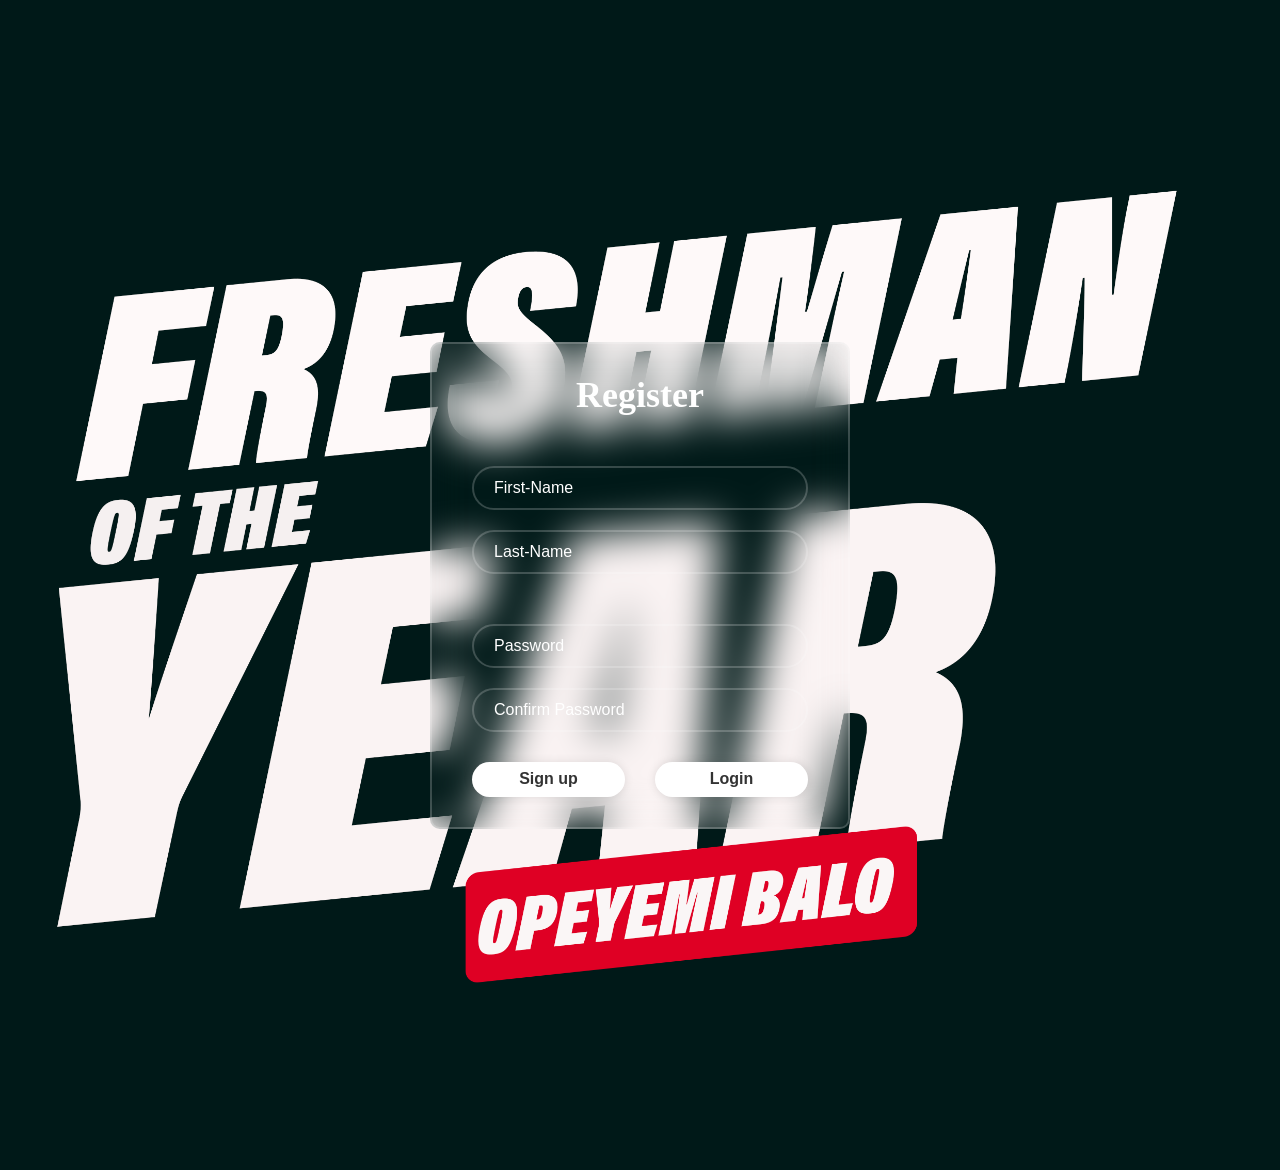
<file: try/reg.html>
<!DOCTYPE html>
<html lang="en">
<head>
    <meta charset="UTF-8">
    <meta name="viewport" content="width=device-width, initial-scale=1.0">
    <title>Register form</title>
    <link rel="shortcut icon" href="/image/FRESHMAN OF THE YEARS.png" type="/image/x-icon">
    <style>
        *{
            margin: 0;
            padding: 0;
            box-sizing: border-box;
            font-family: "Poppins"sans-serif;
        }


            body{
            display: flex;
            justify-content: center;
            align-items:  center;
            min-height: 130vh;
            background: url(/image/FRESHMAN\ OF\ THE\ YEARS.png) no-repeat;
            background-size: cover;
            background-position: center
        }
        .gene{
            width: 420px;
            background:transparent;
            border: 2px solid rgb(255, 255, 255, .2);
            backdrop-filter: blur(20px);
            box-sizing: 0 0 10px rgba(0, 0, 0, .2);
            color: white;
            border-radius: 10px;
            padding: 30px 40px;
        }

        .gene h1{
            font-size: 36px;
            text-align: center;
        }

        .gene .input-box{
            position: relative;
            width: 100%;
            /* background: salmon; */
            margin: 30px 0;
        }

        .input-box input{
            width: 100%;
            height: 14px;
            background: transparent;
            border: none;
            outline: none;
            border: 2px solid rgb(255, 255, 255, .2);
            border-radius: 40px;
            font-size: 16px;
            color: #fff;
            padding: 20px 45px 20px 20px;
            margin-top: 20px;
        }

        .input-box input::placeholder{
            color: #fff;
        }

        .input-box i{
            position: absolute;
            right: 20px;
            top: 50%;
            transform: translateY(-50);
            font-size: 20px;
        }
        .btn{
            width: 100%;
            height: 35px;
            background: #fff;
            border: none;
            outline: none;
            border-radius: 40px;
            box-shadow: 0 0 10px rgb(0, 0, 0, .1);
            cursor: pointer;
            font-size: 16px;
            color: #333;
            font-weight: 600;
            transition: .30m;
            
        }

        .btn:hover{
            transform: translateY(-1px);
        }
        .button{
            display: flex;
            gap: 30px;
        }
        button a{
            text-decoration: none;
            color: #333;
        }
       

    </style>
</head>
<body>
    <div class="gene">
        <form action="">
            <h1>Register</h1>
            <div class="input-box">
                <input type="text" placeholder="First-Name" required>
                <input type="text" placeholder="Last-Name" required>
            </div>

            <div class="input-box">
                <input type="password" placeholder="Password" required>
                <input type="password" placeholder="Confirm Password" required>
            </div>

            <div class="button">
                <button type="submit" class="btn">Sign up</button>
                <button class="btn"><a href="form.html">Login</a></button>
            </div>

            
        </form>
    </div>
</body>
</html>
</file>
<file: calculator/index.css>
body{
    margin: 0;
    display: flex;
    justify-content: center;
    align-items: center;
    height: 100vh;
    
}
.calculator{
    border-radius: 25px;
    max-width: 500px;
    overflow: hidden;
   
}
/* .display{
    width: 100%;
    padding: 20%;
    outline: 0;
    font-size: 2.5rem;
    text-align: left;
    border: none;
    color: wheat;
    background-color: bisque;
} */
#display {
    width: 100%;
    box-sizing: border-box;
    padding: 20px;
    margin-bottom: 15px;
    font-size: 30px;
    text-align: right;
    border: none;
    border-radius: 10px;
    color: black;
}
.key{
    display: grid;
    grid-template-columns: repeat(4,1fr);
    gap: 10px;
    padding: 25px;
    background-color: black;
}
button{
    width: 90px;
    height: 90px;
    border-radius: 10px;
    font-size: 3rem;
    border: orange solid;
}
button:hover{
    background-color: burlywood;
    color: white;
}
button:active{
    background-color: burlywood;
}
.operator{
    background-color: chocolate;
}
.operator:hover{
    background-color: coral;
}
.operator:active{
    background-color: coral;
}
</file>
<file: Calculator_/index.css>
* {
    box-sizing: border-box;
}

body {
    margin: 0;
    min-height: 100vh;
    display: flex;
    justify-content: center;
    align-items: center;
    padding: 20px;
    background: #f0f0f0;
    font-family: Arial, sans-serif;
}

.calculator {
    width: 100%;
    max-width: 440px;
    border-radius: 20px;
    overflow: hidden;
    background: #111;
    box-shadow: 0 10px 30px rgba(0, 0, 0, 0.25);
}

.display {
    display: block;
    width: 100%;
    min-height: 100px;
    padding: 20px;
    outline: none;
    border: none;
    color: #222;
    background-color: bisque;
    font-size: 2.5rem;
    text-align: right;
}

.key {
    display: grid;
    grid-template-columns: repeat(4, minmax(0, 1fr));
    gap: 10px;
    padding: 20px;
    background-color: #111;
}

button {
    min-width: 0;
    height: 76px;
    border-radius: 10px;
    border: 2px solid orange;
    font-size: 2rem;
    cursor: pointer;
    background: #f3f3f3;
    color: #222;
}

button:hover {
    background-color: burlywood;
    color: white;
}

button:active {
    transform: scale(0.97);
}

.operator {
    background-color: chocolate;
    color: white;
}

.operator:hover,
.operator:active {
    background-color: coral;
}

.equals {
    background-color: #278b48;
    color: white;
    border-color: #278b48;
}

@media (max-width: 380px) {
    .key {
        gap: 7px;
        padding: 12px;
    }

    button {
        height: 62px;
        font-size: 1.6rem;
    }

    .display {
        font-size: 2rem;
    }
}
</file>
<file: proj/style.css>
:root{
  --blue:#397be7;
  --blue-dark:#245fc3;
  --text:#20243a;
  --muted:#8c90a0;
  --line:#edf0f6;
  --soft:#f7f9fd;
  --shadow:0 16px 45px rgba(43,72,120,.10);
}
*{box-sizing:border-box}
html{scroll-behavior:smooth}
body{margin:0;font-family:Inter,Arial,Helvetica,sans-serif;color:var(--text);background:#fff;line-height:1.5}
img{max-width:100%;display:block}
a{text-decoration:none;color:inherit}
button,input{font:inherit}
button{cursor:pointer}
.container{width:min(1120px,calc(100% - 40px));margin:auto}
.header{position:sticky;top:0;z-index:20;background:rgba(255,255,255,.95);backdrop-filter:blur(12px);border-bottom:1px solid #f3f4f8}
.nav{height:74px;display:flex;align-items:center;gap:34px}
.brand{display:flex;align-items:center;gap:7px;font-weight:800}
.brand img{width:34px;height:22px;object-fit:contain}
.nav-links{display:flex;gap:30px;margin:auto;font-size:13px;color:#6f7486}
.nav-links a:hover{color:var(--blue)}
.btn{display:inline-flex;align-items:center;justify-content:center;border:0;border-radius:999px;padding:12px 22px;background:var(--blue);color:#fff;font-weight:700;font-size:12px;box-shadow:0 9px 22px rgba(57,123,231,.24);transition:.2s}
.btn:hover{transform:translateY(-2px);background:var(--blue-dark)}
.btn-small{padding:10px 18px}
.btn-outline{background:#fff;color:var(--blue);border:1px solid #dfe8fb;box-shadow:none;margin-left:8px}
.btn-light{background:#fff;color:var(--blue);box-shadow:none}
.menu-toggle{display:none;border:0;background:none;font-size:25px}
.hero{min-height:500px;display:grid;grid-template-columns:1fr 1fr;align-items:center;gap:30px}
.hero-copy{padding:50px 0}
.eyebrow{font-size:10px;color:var(--blue);font-weight:800;letter-spacing:1.4px}
.hero h1{font-size:52px;line-height:1.03;margin:10px 0 20px;letter-spacing:-2px}
.hero p{max-width:450px;color:var(--muted);font-size:14px}
.hero-art{display:flex;justify-content:center}
.hero-art img{width:min(460px,100%);height:360px;object-fit:contain}
.search-box{display:flex;max-width:410px;background:#fff;border:1px solid var(--line);border-radius:999px;padding:5px;margin-top:25px;box-shadow:var(--shadow)}
.search-box input{border:0;outline:0;padding:10px 15px;flex:1;min-width:0}
.form-message{display:block;margin:8px 0 0 15px;color:var(--blue)}
.section{padding:75px 0}
.section-heading{text-align:center;margin-bottom:40px}
.section-heading h2{font-size:32px;line-height:1.12;margin:0 0 10px;letter-spacing:-1px}
.section-heading p{color:var(--muted);font-size:13px;margin:0}
.categories{display:grid;grid-template-columns:repeat(6,1fr);gap:14px}
.category{min-height:115px;border:1px solid var(--line);border-radius:16px;background:#fff;color:#3e4254;font-weight:700;font-size:12px;display:flex;flex-direction:column;align-items:center;justify-content:center;gap:8px;transition:.2s}
.category img{width:48px;height:48px;object-fit:contain}
.category.active,.category:hover{background:#78a8ef;color:#fff;border-color:#78a8ef;box-shadow:0 12px 30px rgba(57,123,231,.22);transform:translateY(-3px)}
.how{padding-top:40px}
.steps{display:grid;grid-template-columns:repeat(4,1fr);gap:20px}
.step{text-align:center;position:relative}
.step:not(:last-child):after{content:"";position:absolute;top:53px;right:-18%;width:36%;height:1px;background:#d9e1ee}
.step img{width:75px;height:75px;object-fit:contain;margin:0 auto 8px}
.step span{display:block;color:#b1b5c0;font-size:10px}
.step h3{font-size:14px;line-height:1.2;margin:8px 0}
.dishes{background:#fff}
.dish-grid{display:grid;grid-template-columns:repeat(3,1fr);gap:22px}
.dish-card{position:relative;border:1px solid var(--line);border-radius:17px;padding:16px;text-align:center;background:#fff;min-height:285px;transition:.2s}
.dish-card:hover{transform:translateY(-4px);box-shadow:var(--shadow)}
.dish-card.featured{background:#7caaf0;color:#fff;border-color:#7caaf0}
.dish-card img{width:130px;height:130px;object-fit:cover;border-radius:50%;margin:0 auto 12px}
.dish-card h3{font-size:13px;line-height:1.25;margin:5px 0 12px}
.price{font-weight:800;text-align:left;margin:0}
.add{position:absolute;bottom:15px;right:15px;width:25px;height:25px;border:0;border-radius:6px;background:#9dc3fa;color:#fff;font-size:18px;line-height:1}
.center{text-align:center;margin:28px 0 0}
.split-section{display:grid;grid-template-columns:1fr 1fr;align-items:center;gap:60px;padding-top:75px;padding-bottom:75px}
.split-art{display:flex;justify-content:center}
.split-art img{width:100%;max-width:500px;height:340px;object-fit:contain}
.split-copy h2{font-size:38px;line-height:1.1;margin:0 0 18px}
.split-copy p{color:var(--muted);font-size:14px;max-width:500px}
.checks{display:grid;grid-template-columns:1fr 1fr;gap:14px;margin:25px 0;color:#4b4f60;font-size:13px}
.app-section{padding-top:20px}
.app-section ul{padding-left:18px;color:#626777;font-size:13px}
.stores{display:flex;gap:8px;margin-top:18px}
.stores img{height:32px;width:auto}
.phone-art{display:flex;justify-content:center}
.phone-art img{height:390px;width:auto;object-fit:contain}
.testimonial{display:grid;grid-template-columns:1fr 1fr;align-items:center;gap:50px;padding:80px 0}
.testimonial-art img{width:100%;max-width:470px;height:360px;object-fit:contain;margin:auto}
.testimonial-copy h2{font-size:38px;line-height:1.1}
.testimonial-copy p{color:var(--muted);max-width:520px}
.person{display:flex;gap:12px;align-items:center;margin-top:25px}
.avatar{width:44px;height:44px;border-radius:50%;background:#8bb5f6;color:#fff;display:grid;place-items:center;font-weight:800}
.stars{color:#f2b62a;letter-spacing:2px}
.article-grid{display:grid;grid-template-columns:repeat(3,1fr);gap:25px}
.article-grid article img{width:100%;height:170px;object-fit:cover;border-radius:15px}
.article-grid h3{font-size:15px;line-height:1.25;margin:13px 0 8px}
.article-grid p{font-size:12px;color:var(--muted)}
.article-grid a{font-size:12px;font-weight:800}
.newsletter{background:linear-gradient(135deg,#6c9ce7,#447bd0);color:#fff;padding:55px 0}
.newsletter-inner{display:grid;grid-template-columns:1.2fr .8fr;align-items:center}
.newsletter h2{font-size:29px;line-height:1.1;margin:0 0 8px}
.newsletter p{opacity:.85;font-size:12px}
.newsletter-form{display:flex;max-width:430px;background:#fff;border-radius:999px;padding:5px;margin-top:18px}
.newsletter-form input{flex:1;border:0;outline:0;padding:8px 13px;min-width:0}
.ready{border-left:1px solid rgba(255,255,255,.25);padding-left:60px}
.ready h2{font-size:24px}
.footer{padding:55px 0 20px}
.footer-grid{display:grid;grid-template-columns:2fr 1fr 1fr 1.2fr;gap:35px}
.footer-grid>div{display:flex;flex-direction:column;gap:8px}
.footer-grid p,.footer-grid a{font-size:12px;color:var(--muted)}
.footer-grid h4{margin:0 0 8px;font-size:13px}
.copyright{text-align:center;color:#b0b3bd;font-size:11px;border-top:1px solid var(--line);margin-top:35px;padding-top:18px}
.toast{position:fixed;left:50%;bottom:25px;transform:translate(-50%,20px);background:#20243a;color:#fff;padding:12px 18px;border-radius:999px;font-size:13px;opacity:0;pointer-events:none;transition:.25s;z-index:50}
.toast.show{opacity:1;transform:translate(-50%,0)}
@media(max-width:800px){
  .container{width:min(100% - 28px,650px)}
  .nav{height:65px}.nav-links{display:none;position:absolute;top:65px;left:0;right:0;background:#fff;padding:18px 20px;flex-direction:column;gap:16px;border-bottom:1px solid var(--line)}
  .nav-links.open{display:flex}.menu-toggle{display:block;margin-left:auto}.nav>.btn{display:none}
  .hero,.split-section,.testimonial,.newsletter-inner{grid-template-columns:1fr}
  .hero{padding-top:30px}.hero-copy{padding:20px 0}.hero h1{font-size:42px}.hero-art img{height:280px}
  .categories{grid-template-columns:repeat(3,1fr)}.steps{grid-template-columns:repeat(2,1fr)}
  .step:not(:last-child):after{display:none}.dish-grid,.article-grid{grid-template-columns:1fr 1fr}
  .split-copy h2,.testimonial-copy h2{font-size:30px}.split-art img,.testimonial-art img{height:280px}
  .phone-art img{height:340px}.ready{border-left:0;border-top:1px solid rgba(255,255,255,.25);padding:25px 0 0;margin-top:30px}
  .footer-grid{grid-template-columns:1fr 1fr}
}
@media(max-width:500px){
  .dish-grid,.article-grid{grid-template-columns:1fr}.categories{grid-template-columns:repeat(2,1fr)}
  .hero h1{font-size:37px}.section{padding:55px 0}.section-heading h2{font-size:27px}
  .search-box,.newsletter-form{max-width:100%}.checks{grid-template-columns:1fr}
  .footer-grid{grid-template-columns:1fr}
}
</file>
<file: project1/index.css>
*{box-sizing:border-box;margin:0;padding:0}
:root{--blue:#2f70e8;--dark:#20233a;--muted:#7c8194;--light:#f6f8fc;--line:#e9edf5;--shadow:0 16px 40px rgba(35,48,80,.08)}
/* html{scroll-behavior:smooth} */
body{
  font-family:Inter,Arial,sans-serif;
  color:black;
  background:white;
  line-height:1.55;
}
a{
  text-decoration:none;
  color:inherit;
}
/* button,input{font:inherit} */
.container{width:min(1120px,92%);margin:auto;
}
.section{
  padding:76px 0;
}
.center{text-align:center}
.header{
  position:sticky;
  top:0;
  z-index:20;
  background: white;
  /* background:rgba(255,255,255,.95); */
  /* backdrop-filter:blur(12px); */
  border-bottom:1px solid wheat;
}
.nav{
  height:74px;
  display:flex;
  align-items:center;
  gap:34px;
}
.brand{
  display:flex;
  align-items:center;
  gap:7px;
  font-weight:800;
}
.brand img{
  width:34px;
  height:22px;
  object-fit:contain;
}
.nav-links{
  display:flex;
  gap:30px;
  margin:auto;
  font-size:13px;
  color:gray;
}
.nav-links a:hover{
  color:blue;
}
.btn{display:inline-flex;
  align-items:center;
  justify-content:center;
  border:0;
  border-radius:999px;
  padding:12px 22px;
  background:blue;color:white;
  font-weight:700;
  font-size:12px;
  box-shadow:0 9px 22px rgba(57,123,231,.24);
  transition:.2s;
}
.btn:hover{
  transform:translateY(-2px);
  background:blue;
}
/* .btn-small{padding:10px 18px} */
.btn-outline{background:#fff;color:var(--blue);border:1px solid #dfe8fb;box-shadow:none;margin-left:8px}
.btn-light{background:white;color:var(--blue);box-shadow:none}

/* .hero{padding-top:65px;padding-bottom:70px} */
.hero-grid{
  display:grid;
  grid-template-columns:1fr 1fr;
  align-items:center;
  /* min-height:430px; */
}
.eyebrow{
  font-size:10px;
  font-weight:800;
  letter-spacing:1.7px;
  color:blue;
}
.hero h1{
  font-size:47px;
  line-height:1.08;
  letter-spacing:-2px;
  margin:14px 0 18px;
}
.hero h1 span{
  color:blue;
}
.hero p{
  max-width:475px;
  color: gray;
  font-size:13px;
  margin-bottom:24px;
}
.search-box{
  display:flex;
  width:min(400px,100%);
  padding:5px;
  border:1px solid gray;
  border-radius:30px;
  box-shadow:0 16px 40px rgba(35,48,80,.08);
}
.search-box input{
  border:0;
  padding:0 15px;
  flex:2;
  font-size:14px;
  outline: 0;
}
.search-message{display:block;color:var(--blue);margin:8px 0 0 15px;font-size:11px}
.hero-art{
  height:390px;
  position:relative;
}
/* .sun-shape{position:absolute;width:310px;height:310px;background:#eaf2ff;border-radius:54% 46% 51% 49%;left:50%;top:35px;transform:translateX(-50%) rotate(-8deg)}
.scooter{position:absolute;left:50%;top:78px;width:260px;height:270px;transform:translateX(-50%)} */
/* .person-head{position:absolute;width:30px;height:30px;border-radius:50%;background:#f3b27c;top:5px;left:125px}
.person-body{position:absolute;width:42px;height:82px;background:#f7a91b;border-radius:18px 18px 12px 12px;top:36px;left:114px;transform:rotate(-17deg)}
.person-leg{position:absolute;width:12px;height:95px;background:#303442;border-radius:10px;top:104px}
.person-leg.one{left:113px;transform:rotate(19deg)}
.person-leg.two{left:151px;transform:rotate(45deg)} */
/* .scooter-deck{position:absolute;width:135px;height:10px;background:#25344f;border-radius:10px;left:63px;top:209px;transform:rotate(-5deg)}
.wheel{position:absolute;width:32px;height:32px;border:7px solid #25344f;background:#fff;border-radius:50%;top:202px}
.wheel-left{left:47px}.wheel-right{left:170px}
.handle{position:absolute;width:55px;height:8px;background:#25344f;border-radius:8px;left:168px;top:139px;transform:rotate(-65deg)} */

.section-heading h2{
  font-size:25px;
  line-height:1.2;
  letter-spacing:-.8px;
}
.section-heading p{
  font-size:11px;
  color:gray;
  margin-top:8px;
}
.categories-section{padding-top:50px}
.categories{
  display:flex;
  justify-content:center;
  gap:17px;
  margin-top:34px;
  flex-wrap:wrap;
}
.category{border:1px solid gray;
  background:white;
  border-radius:9px;
  width:76px;
  height:76px;
  display:flex;
  flex-direction:column;
  align-items:center;
  justify-content:center;
  gap:6px;
  cursor:pointer;
  box-shadow:0 5px 20px rgba(35,48,80,.03);
}
.category span{
  font-size:23px;
}
.category b{
  font-size:10px;
  color:black;
}
.category:hover{
  background: peachpuff;
  color: blue;
}

.steps{
  display:grid;
  grid-template-columns:repeat(4,1fr);
  gap:35px;
  margin-top:45px;
  position:relative;
}
.steps:before{
  content:"";
  position:absolute;
  left:12%;
  right:12%;
  top:35px;
  border-top:1px dashed gray;
  z-index:-1;
}
.step{
  text-align:center;
  background:white;
}
.step-icon{
  width:70px;
  height:70px;
  margin:auto;
  border-radius:50%;
  display:grid;
  place-items:center;
  background:wheat;
  font-size:28px;
  border:7px solid white;
  box-shadow:0 5px 20px rgba(40,60,100,.07);
}
.step h3{
  font-size:11px;
  line-height:1.4;
  margin-top:12px;
}

.dishes-section{
  background:white;
}
.dishes-grid{
  display:grid;
  grid-template-columns:repeat(3,1fr);
  gap:25px;
  margin-top:40px;
}
.dish-card{
  background:white;
  border:1px solid white;
  border-radius:14px;
  box-shadow: 0 0 5px gray;
  padding:12px;
  position:relative;
  transition:.2s;
}
.dish-card:hover{
  transform:translateY(-4px);
  box-shadow:0 0 20px gray;
}
/* .dish-card.featured{border-color:#d5e4ff;box-shadow:0 15px 35px rgba(47,112,232,.12)} */
.dish-card img{
  width:100%;
  height:155px;
  object-fit:cover;
  border-radius:10px;
}
.dish-info{
  padding:13px 4px 5px;
}
.dish-info h3{
  font-size:12px;
  line-height:1.35;
  margin-bottom:7px;
  /* text-align: center; */
}
.dish-info strong{
  font-size:12px;
  color:gray;
}
.add-btn{
  position:absolute;
  right:12px;
  bottom:13px;
  width:25px;
  height:25px;
  border:0;
  border-radius:7px;
  background:white;
  color:blue;
  font-size:19px;
  cursor:pointer;
}
.view-more{
  margin-top:30px;
  font-size:12px;
  padding:12px 17px;
}

.health{
  /* background-color: lightblue; */
}
.split-grid{
  display:grid;
  grid-template-columns:1fr 1fr;
  gap:80px;
  align-items:center;

}
.split-copy h2{
  font-size:29px;
  line-height:1.18;
  margin:10px 0 16px;
}
.split-copy p{
  font-size:12px;
  color:gray;
  /* max-width:490px; */
}
.split-copy ul{
  list-style:none;
  margin:18px 0 25px;
  color:gray;
  font-size:11px;
  line-height:2.2;
}
.chef-art{
  height:330px;
  background: white;
  /* border-radius:45% 55% 52% 48%; */
  position:relative;
  max-width:400px;
  margin:auto;
  overflow:hidden;
}
.chef{
  font-size:150px;
  position:absolute;
  left:50%;
  top:72px;
  transform:translateX(-50%);
}
/* .utensil{position:absolute;right:55px;top:45px;font-size:42px;transform:rotate(-25deg)} */
.chef-circle{position:absolute;width:90px;height:90px;background:white;border-radius:50%;left:45px;top:35px}
.app-section{
  background:white;
}
.app-grid{
  gap:100px;
}
.store-buttons{
  display:flex;
  gap:8px;
  margin-top:18px;
}
.store-buttons button{
  background:black;
  color:white;
  border:0;
  border-radius:6px;
  padding:8px 12px;
  font-size:10px;
  cursor:pointer;
}
.phone-wrap{
  /* text-align:center; */
}
/* .phone{width:195px;height:390px;border:8px solid #303444;border-radius:28px;background:#fff;margin:auto;box-shadow:0 20px 40px rgba(35,48,80,.17);padding:25px 13px 12px;transform:rotate(9deg);position:relative}
.phone-notch{position:absolute;width:70px;height:14px;background:#303444;border-radius:0 0 10px 10px;top:-1px;left:50%;transform:translateX(-50%)}
.phone-title{text-align:left;font-weight:800;font-size:12px;margin:12px 4px 14px}
.phone-card{display:grid;grid-template-columns:38px 1fr;grid-template-rows:1fr 1fr;gap:2px 7px;text-align:left;background:#f7f9fc;padding:7px;border-radius:9px;margin-bottom:8px}
.phone-card span{grid-row:1/3;font-size:27px}.phone-card b{font-size:8px}.phone-card small{font-size:8px;color:var(--blue)}
.phone-nav{position:absolute;bottom:13px;left:18px;right:18px;background:#f1f4f9;border-radius:12px;padding:9px;font-size:11px} */

.testimonial-section{
  padding-top:50px;
  background-color: lightblue;
}
.testimonial-grid{
  display:grid;
  grid-template-columns:1fr 1.3fr;
  align-items:center;
  gap:70px;
}
.customer-art{
  height:260px;
  width:260px;
  border-radius:50%;
  background:white;
  margin:auto;
  display:grid;
  place-items:center;
  font-size:125px;
  position:relative;
}
/* .customer-art span{position:absolute;font-size:25px}.customer-art span:first-of-type{right:24px;top:55px}.customer-art span:last-of-type{left:25px;bottom:40px} */
.quote{
  font-size:14px;
  line-height:1.8;
  color:gray;
  margin:25px 0;
}
.reviewer{
  display:flex;
  align-items:center;
  gap:10px;
}
.avatar{
  width:36px;
  height:36px;
  background:powderblue;
  color:blue;
  border-radius:50%;
  display:grid;
  place-items:center;
  font-weight:800;
}
.reviewer b,.reviewer small{
  display:block
}
.reviewer b{
  font-size:10px;
}
.reviewer small{
  font-size:9px;
  color:gray;
}
.stars{
  color:orange;
  margin-left:auto;
  font-size:11px;
}

.articles{
  display:grid;
  grid-template-columns:repeat(3,1fr);
  gap:24px;
  margin-top:40px;
}
.articles article{
  border:1px solid white;
  border-radius:12px;
  overflow:hidden;
  background:white;
  box-shadow: gray 0 0 8px;
}
.articles img{
  width:100%;
  height:150px;
  object-fit:cover;
}
.articles h3{
  font-size:12px;
  line-height:1.4;
  padding:14px 15px 5px;
}
.articles p{
  font-size:10px;
  color:gray;
  padding:0 15px 8px;
}
.articles a{
  display:block;
  font-size:10px;
  color: blue;
  font-weight:700;
  padding:0 15px 15px;
}

.newsletter{
  background:blue;
  color:white;
  padding:55px 0;
}
.newsletter-grid{
  display:grid;
  grid-template-columns:1.3fr .7fr;
  gap:80px;
  align-items:center;
}
.newsletter h2{
  font-size:25px;
  line-height:1.15;
}
.newsletter p{
  font-size:11px;
  opacity:.85;
  margin:9px 0 18px;
}
.newsletter form{
  display:flex;
  /* width:min(400px,100%); */
  background:white;
  padding:4px;
  border-radius:25px;
}
.newsletter input{
  border:0;
  outline:0;
  flex:1;
  padding:8px 13px;
  font-size:12px;
  /* min-width:0; */
}
.btn-dark{
  background:black;
  color:white;
  padding:9px 16px;
}
/* .newsletter small{display:block;margin-top:8px} */
.ready{
  border-left:1px solid rgba(255,255,255,.25);
  padding-left:70px;
}
.btn-white{background:white;color:blue;margin-top:17px;padding:10px 18px}
.btn-white,.btn btn-dark:hover{
  color: white; 
  background-color: black;
}

.footer{
  padding:55px 0 20px;
}
.footer-grid{
  display:grid;
  grid-template-columns:2fr repeat(3,1fr);
  gap:45px;
}
.footer-grid div{
  display:flex;
  flex-direction:column;
  gap:7px;
}
.footer-logo{
  margin-bottom:8px;
}
.footer p,.footer a{
  font-size:10px;color:gray;
}
.footer h4{
  font-size:11px;
  margin-bottom:8px;
}
.copyright{
  border-top:1px solid white;
  margin-top:40px;
  padding-top:17px;
  color:gray;
  font-size:9px;
}
.store-buttons button img{
  width: 15px;
}
.cart-toast{position:fixed;right:25px;bottom:25px;background:#20233a;color:#fff;padding:12px 17px;border-radius:9px;font-size:11px;box-shadow:var(--shadow);transform:translateY(100px);opacity:0;transition:.3s;z-index:50}.cart-toast.show{transform:translateY(0);opacity:1}

.customer-art img{width:100%;height:100%;object-fit:cover;border-radius:50%}


@media(max-width:800px){
  .container{width:min(100% - 28px,650px)}
  .nav{
    height:65px;
  }
  .nav-links{
    display:none;
    position:absolute;
    top:65px;
    left:0;
    right:0;
    background: black;
    padding:18px 20px;
    flex-direction:column;
    gap: 20px;
    border-bottom:1px solid var(--line);
  }
  .nav-links.open{
    display:flex;
  }
  /* .menu-toggle{display:block;
    margin-left:auto;
  } */
  .nav>.btn{
    /* display: none; */
    margin-left: auto;
  }
  .hero{
    text-align:center;
  }
  .chef-art img{
    width: 100%;
    height: auto;
    /* background-color: lightblue; */
  }
  .store-buttons{
    display: flex;
    /* width: 90px; */
  }
  .store-buttons button{
    width: 100px;
    /* align-items: center; */
  }
  .store-buttons button span{
    /* width: 100px; */
    align-items: center;
  }
  .store-buttons button span img{
    width: 20px;
    height: auto;
    align-items: center;
  }
  .hero h1{
   text-align: justify;
  }
  .hero p{
    margin-left:auto;
    margin-right:auto;
  }
  .search-box{
    margin:auto;
  }
  .hero-art{
    height:340px;
  }
  .dishes-grid{
    grid-template-columns:repeat(2,1fr);
  }
  .steps{
    gap:18px;
  }
  .steps:before{
    display:none;
  }
  .newsletter-grid{
    text-align:center;
  }
  .newsletter form{
    margin:auto;
  }
  .ready{
    border-left:0;
    border-top:1px solid rgba(255,255,255,.25);
    padding:30px 0 0;
  }
  .footer-grid{
    grid-template-columns:repeat(2,1fr);
  }

@media(max-width:500px){
  .section{padding:55px 0}
  .hero h1{font-size:39px}
  .hero-art{transform:scale(.85);margin-top:-25px}
  .categories{gap:8px}.category{width:68px;height:68px}
  .dishes-grid,.articles{grid-template-columns:1fr}
  .steps{grid-template-columns:repeat(2,1fr)}
  .split-copy h2{font-size:24px}
  .customer-art{width:210px;height:210px;font-size:95px}
  .footer-grid{grid-template-columns:1fr 1fr;gap:30px}
}

/* Local image assets
.hero-art img,.chef-art img,.phone-wrap img,.customer-art img{width:100%;height:100%;object-fit:contain}
.chef-art,.customer-art{background:transparent;overflow:visible}
.phone-wrap{height:410px}
.phone-wrap img{transform:rotate(4deg)}
.customer-art{display:block}
.customer-art img{display:block} */
</file>
<file: web.css>
header{
    background-color: rgb(31, 43, 110);
}
nav{
    display: flex;
    justify-content: end;
    margin-top: -25px;
}
ul{
    display: flex;
    gap: 30px;
    list-style: none;
}
a{
    text-decoration: none;
    background-color: 
}
.opeyemi{
    display: grid;
    grid-template-columns: 1fr 1fr;
    margin: 30px;
    gap: px;
}
/* .he img{
    width: 200px;
    height: auto;
} */
</file>
<file: try/form.css>
*{
    margin: 0;
    padding: 0;
    box-sizing: border-box;
    font-family: "Poppins"sans-serif;
}


body{
    display: flex;
    justify-content: center;
    align-items:  center;
    min-height: 130vh;
    background: url(/image/FRESHMAN\ OF\ THE\ YEARS.png) no-repeat;
    background-size: cover;
    background-position: center
}
.gene{
  width: 420px;
  background:transparent;
  border: 2px solid rgb(255, 255, 255, .2);
  backdrop-filter: blur(20px);
  box-sizing: 0 0 10px rgba(0, 0, 0, .2);
  color: white;
   border-radius: 10px;
   padding: 30px 40px;
}

.gene h1{
    font-size: 36px;
    text-align: center;
}

.gene .input-box{
    position: relative;
    width: 100%;
    /* background: salmon; */
    margin: 30px 0;
}

.input-box input{
    width: 100%;
    height: 100%;
    background: transparent;
    border: none;
    outline: none;
    border: 2px solid rgb(255, 255, 255, .2);
    border-radius: 40px;
    font-size: 16px;
    color: #fff;
    padding: 20px 45px 20px 20px;
}

.input-box input::placeholder{
    color: #fff;
}

.input-box i{
    position: absolute;
    right: 20px;
    top: 50%;
    transform: translateY(-50);
    font-size: 20px;
}

.gene .remember-forgot{
    display: flex;
    justify-content: space-between;
    font-size: 15px;
    margin: -15px 0 15px;
}

.remember-forgot label input{
    accent-color: #fff;
    margin-right: 3px;
}

.remember-forgot a{
    color: #fff;
    text-decoration: none;

}

.remember-forgot a:hover{
    text-decoration: underline;

}
 .btn{
    width: 100%;
    height: 45px;
    background: #fff;
    border: none;
    outline: none;
    border-radius: 40px;
    box-shadow: 0 0 10px rgb(0, 0, 0, .1);
    cursor: pointer;
    font-size: 16px;
    color: #333;
    font-weight: 600;
}

.gene .register-link{
    font-size: 14.5px;
    text-align: center;
    margin-top: 20px 0 15px;
}

.register-link p a{
    color: #fff;
    text-decoration: none;
    font-weight: 600;
}

.register-link p a:hover{
    text-decoration: underline;
}
</file>
